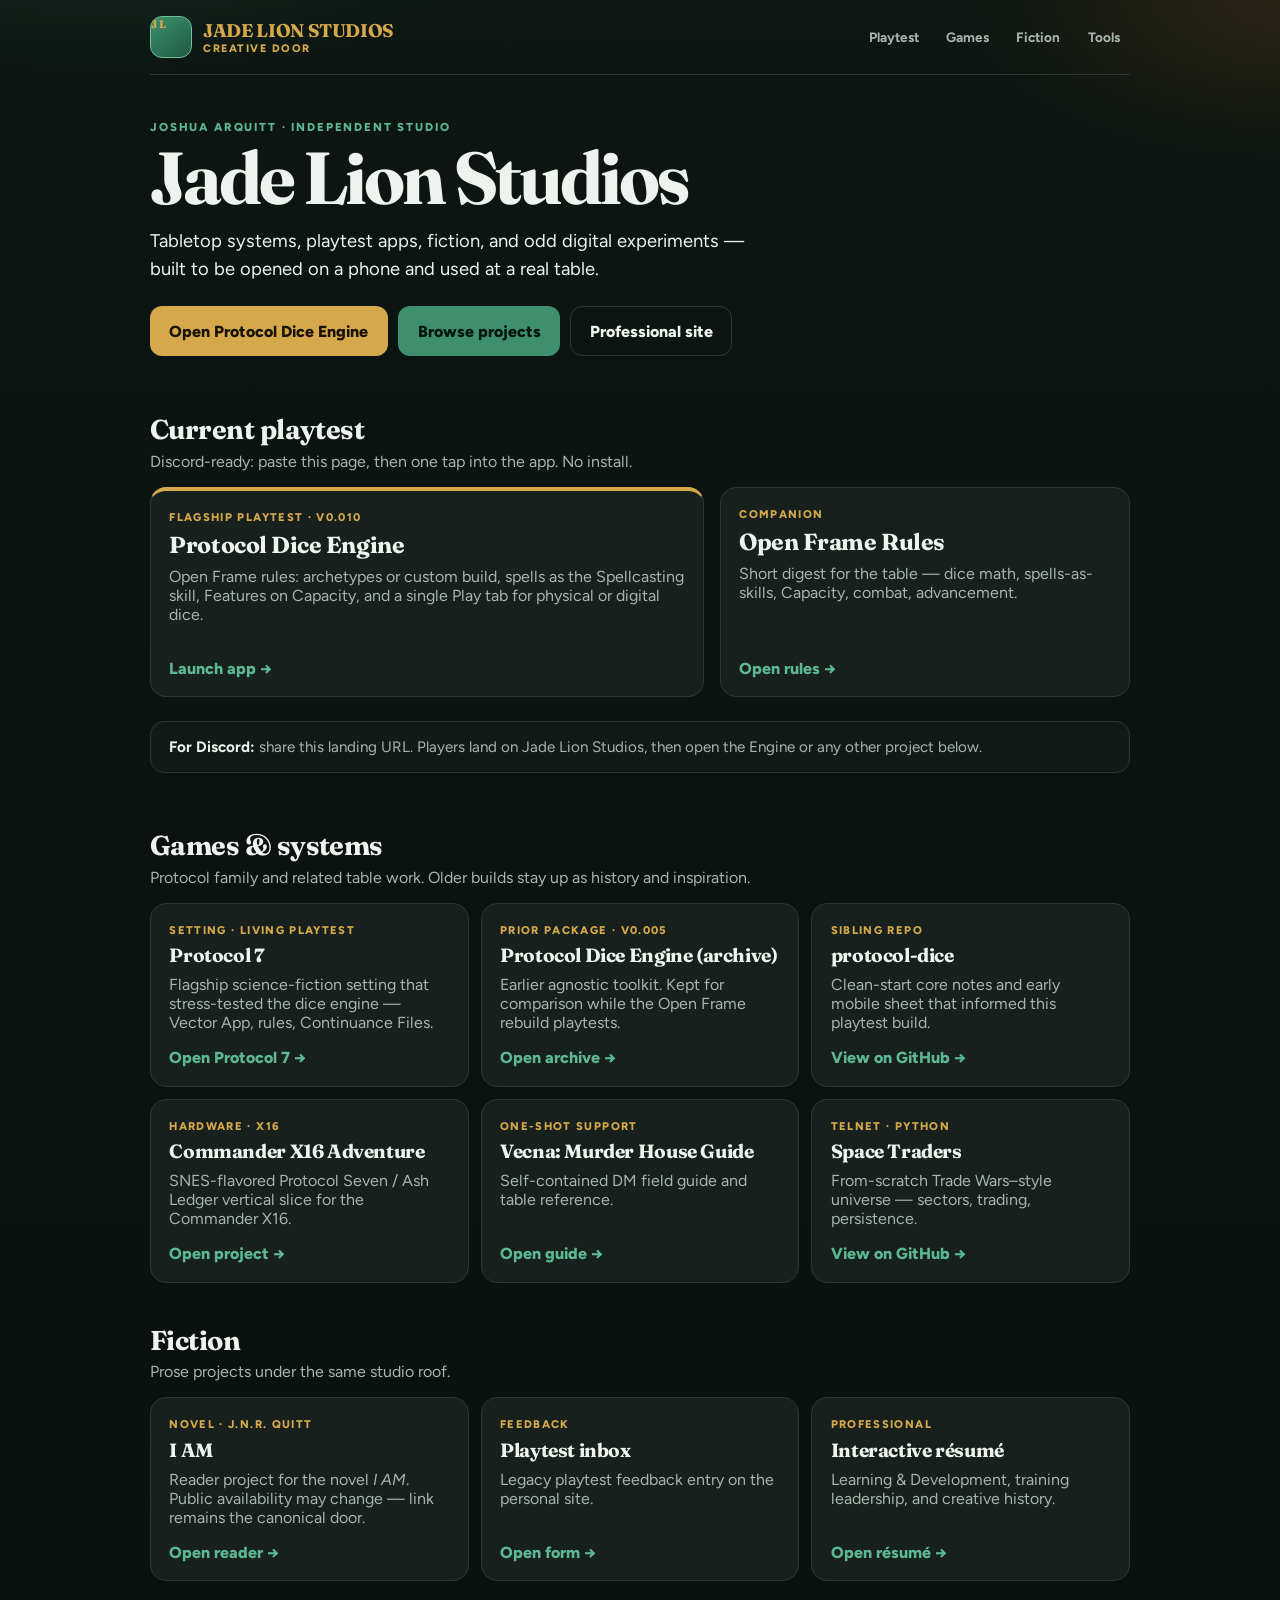
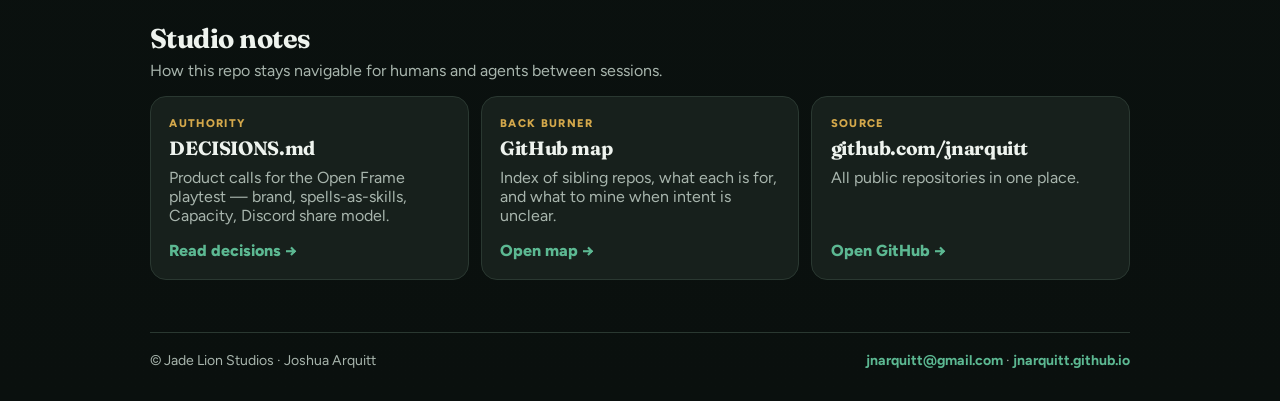
<file: index.html>
<!doctype html>
<html lang="en">
<head>
  <meta charset="utf-8">
  <meta name="viewport" content="width=device-width,initial-scale=1">
  <meta name="theme-color" content="#0b1210">
  <meta name="description" content="Jade Lion Studios — tabletop games, fiction, and playtest tools by Joshua Arquitt.">
  <meta property="og:title" content="Jade Lion Studios">
  <meta property="og:description" content="Creative projects, playtests, and tools. Paste this link for the studio door.">
  <meta property="og:type" content="website">
  <title>Jade Lion Studios</title>
  <link rel="preconnect" href="https://fonts.googleapis.com">
  <link rel="preconnect" href="https://fonts.gstatic.com" crossorigin>
  <link href="https://fonts.googleapis.com/css2?family=Fraunces:opsz,wght@9..144,650;9..144,700&family=Figtree:wght@400;600;700;800&display=swap" rel="stylesheet">
  <style>
    :root {
      --bg: #0b1210;
      --bg-elev: #121a17;
      --card: #17201c;
      --ink: #eef3ee;
      --muted: #a8b5ad;
      --jade: #3d8f6e;
      --jade-bright: #5cb892;
      --gold: #d4a84b;
      --line: #2a3831;
      --crimson: #b33a3a;
      --display: "Fraunces", Georgia, serif;
      --sans: "Figtree", sans-serif;
    }
    * { box-sizing: border-box; }
    html { scroll-behavior: smooth; }
    body {
      margin: 0;
      min-height: 100dvh;
      font-family: var(--sans);
      color: var(--ink);
      background:
        radial-gradient(900px 420px at 8% -8%, #1a3a2c 0%, transparent 55%),
        radial-gradient(700px 360px at 100% 0%, #2a2414 0%, transparent 45%),
        linear-gradient(180deg, #0d1612 0%, var(--bg) 40%, #0a100e 100%);
    }
    a { color: inherit; }
    .shell { width: min(980px, calc(100% - 2rem)); margin: 0 auto; }

    .top {
      display: flex; justify-content: space-between; align-items: center; gap: 1rem;
      padding: 1rem 0; border-bottom: 1px solid var(--line);
    }
    .mark {
      display: flex; align-items: center; gap: .7rem; text-decoration: none;
    }
    .mark-badge {
      width: 42px; height: 42px; border-radius: 12px;
      background: linear-gradient(145deg, var(--jade), #1f5a42);
      border: 1px solid #6fbf99;
      display: grid; place-items: center;
      font-family: var(--display); font-weight: 700; color: #eafff4; font-size: 1.15rem;
    }
    .mark strong { display: block; font-family: var(--display); font-size: 1.15rem; letter-spacing: -.02em; }
    .mark span { display: block; color: var(--gold); font-size: .68rem; font-weight: 800; letter-spacing: .14em; text-transform: uppercase; }
    .top nav { display: flex; gap: .4rem; flex-wrap: wrap; }
    .top nav a {
      text-decoration: none; font-weight: 700; font-size: .85rem; color: var(--muted);
      padding: .45rem .65rem; border-radius: 999px;
    }
    .top nav a:hover { color: var(--ink); background: #1a2620; }

    .hero { padding: 2.8rem 0 1.5rem; }
    .kicker {
      color: var(--jade-bright); font-weight: 800; letter-spacing: .16em;
      text-transform: uppercase; font-size: .72rem;
    }
    h1 {
      font-family: var(--display);
      font-size: clamp(2.8rem, 9vw, 4.6rem);
      line-height: .95; letter-spacing: -.04em;
      margin: .55rem 0 .9rem; max-width: 12ch;
    }
    .lead {
      font-size: 1.15rem; line-height: 1.55; color: var(--ink);
      max-width: 38rem; margin: 0 0 1.4rem;
    }
    .hero-actions { display: flex; flex-wrap: wrap; gap: .65rem; }
    .btn {
      display: inline-flex; align-items: center; justify-content: center;
      min-height: 50px; padding: .85rem 1.15rem; border-radius: 12px;
      text-decoration: none; font-weight: 800; border: 1px solid transparent;
    }
    .btn.primary { background: var(--jade); color: #04150e; }
    .btn.gold { background: var(--gold); color: #1a1205; }
    .btn.ghost { background: transparent; border-color: var(--line); color: var(--ink); }

    section { padding: 2rem 0 0.5rem; }
    .section-head { margin-bottom: 1rem; }
    .section-head h2 {
      font-family: var(--display); font-size: 1.7rem; margin: 0 0 .35rem; letter-spacing: -.02em;
    }
    .section-head p { margin: 0; color: var(--muted); max-width: 40rem; }

    .featured {
      display: grid; gap: 1rem;
      grid-template-columns: 1.35fr 1fr;
      margin-top: .5rem;
    }
    .project {
      display: flex; flex-direction: column;
      background: var(--card);
      border: 1px solid var(--line);
      border-radius: 16px;
      padding: 1.2rem 1.15rem 1.15rem;
      text-decoration: none;
      min-height: 210px;
      transition: border-color .15s, background .15s;
    }
    .project:hover { border-color: var(--jade-bright); background: #1b2822; }
    .project.featured-main { border-top: 4px solid var(--gold); }
    .project .label {
      color: var(--gold); font-size: .7rem; font-weight: 800;
      letter-spacing: .12em; text-transform: uppercase;
    }
    .project h3 {
      font-family: var(--display); font-size: 1.45rem; margin: .4rem 0 .5rem; letter-spacing: -.02em;
    }
    .project p { color: var(--muted); margin: 0 0 1rem; flex: 1; }
    .project .go { color: var(--jade-bright); font-weight: 800; }

    .grid {
      display: grid; gap: .75rem;
      grid-template-columns: repeat(3, 1fr);
    }
    .grid .project { min-height: 180px; }
    .grid .project h3 { font-size: 1.2rem; }

    .note {
      margin-top: 1.5rem; padding: 1rem 1.1rem;
      border: 1px solid var(--line); border-radius: 14px; background: var(--bg-elev);
      color: var(--muted); font-size: .95rem;
    }
    .note strong { color: var(--ink); }

    footer {
      margin: 2.75rem 0 2rem; padding-top: 1.2rem;
      border-top: 1px solid var(--line);
      color: var(--muted); font-size: .88rem;
      display: flex; flex-wrap: wrap; gap: .75rem 1.25rem; justify-content: space-between;
    }
    footer a { color: var(--jade-bright); font-weight: 700; text-decoration: none; }

    @media (max-width: 820px) {
      .featured, .grid { grid-template-columns: 1fr; }
      .top { flex-direction: column; align-items: flex-start; }
      h1 { max-width: none; }
      .btn { flex: 1 1 140px; }
    }
  </style>
</head>
<body>
  <div class="shell">
    <header class="top">
      <a class="mark" href="./" aria-label="Jade Lion Studios home">
        <span class="mark-badge" aria-hidden="true">JL</span>
        <span>
          <strong>Jade Lion Studios</strong>
          <span>Creative door</span>
        </span>
      </a>
      <nav aria-label="Sections">
        <a href="#playtest">Playtest</a>
        <a href="#games">Games</a>
        <a href="#fiction">Fiction</a>
        <a href="#tools">Tools</a>
      </nav>
    </header>

    <section class="hero">
      <div class="kicker">Joshua Arquitt · Independent studio</div>
      <h1>Jade Lion Studios</h1>
      <p class="lead">Tabletop systems, playtest apps, fiction, and odd digital experiments — built to be opened on a phone and used at a real table.</p>
      <div class="hero-actions">
        <a class="btn gold" href="app/">Open Protocol Dice Engine</a>
        <a class="btn primary" href="#games">Browse projects</a>
        <a class="btn ghost" href="https://jnarquitt.github.io/">Professional site</a>
      </div>
    </section>

    <section id="playtest">
      <div class="section-head">
        <h2>Current playtest</h2>
        <p>Discord-ready: paste this page, then one tap into the app. No install.</p>
      </div>
      <div class="featured">
        <a class="project featured-main" href="app/">
          <div class="label">Flagship playtest · v0.010</div>
          <h3>Protocol Dice Engine</h3>
          <p>Open Frame rules: archetypes or custom build, spells as the Spellcasting skill, Features on Capacity, and a single Play tab for physical or digital dice.</p>
          <span class="go">Launch app →</span>
        </a>
        <a class="project" href="rules/">
          <div class="label">Companion</div>
          <h3>Open Frame Rules</h3>
          <p>Short digest for the table — dice math, spells-as-skills, Capacity, combat, advancement.</p>
          <span class="go">Open rules →</span>
        </a>
      </div>
      <p class="note"><strong>For Discord:</strong> share this landing URL. Players land on Jade Lion Studios, then open the Engine or any other project below.</p>
    </section>

    <section id="games">
      <div class="section-head">
        <h2>Games &amp; systems</h2>
        <p>Protocol family and related table work. Older builds stay up as history and inspiration.</p>
      </div>
      <div class="grid">
        <a class="project" href="https://jnarquitt.github.io/protocol-7/">
          <div class="label">Setting · living playtest</div>
          <h3>Protocol 7</h3>
          <p>Flagship science-fiction setting that stress-tested the dice engine — Vector App, rules, Continuance Files.</p>
          <span class="go">Open Protocol 7 →</span>
        </a>
        <a class="project" href="archive/v0.005/">
          <div class="label">Prior package · v0.005</div>
          <h3>Protocol Dice Engine (archive)</h3>
          <p>Earlier agnostic toolkit. Kept for comparison while the Open Frame rebuild playtests.</p>
          <span class="go">Open archive →</span>
        </a>
        <a class="project" href="https://github.com/jnarquitt/protocol-dice">
          <div class="label">Sibling repo</div>
          <h3>protocol-dice</h3>
          <p>Clean-start core notes and early mobile sheet that informed this playtest build.</p>
          <span class="go">View on GitHub →</span>
        </a>
        <a class="project" href="https://jnarquitt.github.io/commander-x16-protocol-adventure/">
          <div class="label">Hardware · X16</div>
          <h3>Commander X16 Adventure</h3>
          <p>SNES-flavored Protocol Seven / Ash Ledger vertical slice for the Commander X16.</p>
          <span class="go">Open project →</span>
        </a>
        <a class="project" href="https://jnarquitt.github.io/vecna/">
          <div class="label">One-shot support</div>
          <h3>Vecna: Murder House Guide</h3>
          <p>Self-contained DM field guide and table reference.</p>
          <span class="go">Open guide →</span>
        </a>
        <a class="project" href="https://github.com/jnarquitt/space-traders">
          <div class="label">Telnet · Python</div>
          <h3>Space Traders</h3>
          <p>From-scratch Trade Wars–style universe — sectors, trading, persistence.</p>
          <span class="go">View on GitHub →</span>
        </a>
      </div>
    </section>

    <section id="fiction">
      <div class="section-head">
        <h2>Fiction</h2>
        <p>Prose projects under the same studio roof.</p>
      </div>
      <div class="grid">
        <a class="project" href="https://jnarquitt.github.io/i-am-reader/">
          <div class="label">Novel · J.N.R. Quitt</div>
          <h3>I AM</h3>
          <p>Reader project for the novel <em>I AM</em>. Public availability may change — link remains the canonical door.</p>
          <span class="go">Open reader →</span>
        </a>
        <a class="project" href="https://jnarquitt.github.io/playtest/">
          <div class="label">Feedback</div>
          <h3>Playtest inbox</h3>
          <p>Legacy playtest feedback entry on the personal site.</p>
          <span class="go">Open form →</span>
        </a>
        <a class="project" href="https://jnarquitt.github.io/resume/">
          <div class="label">Professional</div>
          <h3>Interactive résumé</h3>
          <p>Learning &amp; Development, training leadership, and creative history.</p>
          <span class="go">Open résumé →</span>
        </a>
      </div>
    </section>

    <section id="tools">
      <div class="section-head">
        <h2>Studio notes</h2>
        <p>How this repo stays navigable for humans and agents between sessions.</p>
      </div>
      <div class="grid">
        <a class="project" href="DECISIONS.md">
          <div class="label">Authority</div>
          <h3>DECISIONS.md</h3>
          <p>Product calls for the Open Frame playtest — brand, spells-as-skills, Capacity, Discord share model.</p>
          <span class="go">Read decisions →</span>
        </a>
        <a class="project" href="GITHUB_MAP.md">
          <div class="label">Back burner</div>
          <h3>GitHub map</h3>
          <p>Index of sibling repos, what each is for, and what to mine when intent is unclear.</p>
          <span class="go">Open map →</span>
        </a>
        <a class="project" href="https://github.com/jnarquitt">
          <div class="label">Source</div>
          <h3>github.com/jnarquitt</h3>
          <p>All public repositories in one place.</p>
          <span class="go">Open GitHub →</span>
        </a>
      </div>
    </section>

    <footer>
      <div>© Jade Lion Studios · Joshua Arquitt</div>
      <div>
        <a href="mailto:jnarquitt@gmail.com">jnarquitt@gmail.com</a>
        ·
        <a href="https://jnarquitt.github.io/">jnarquitt.github.io</a>
      </div>
    </footer>
  </div>
</body>
</html>
</file>
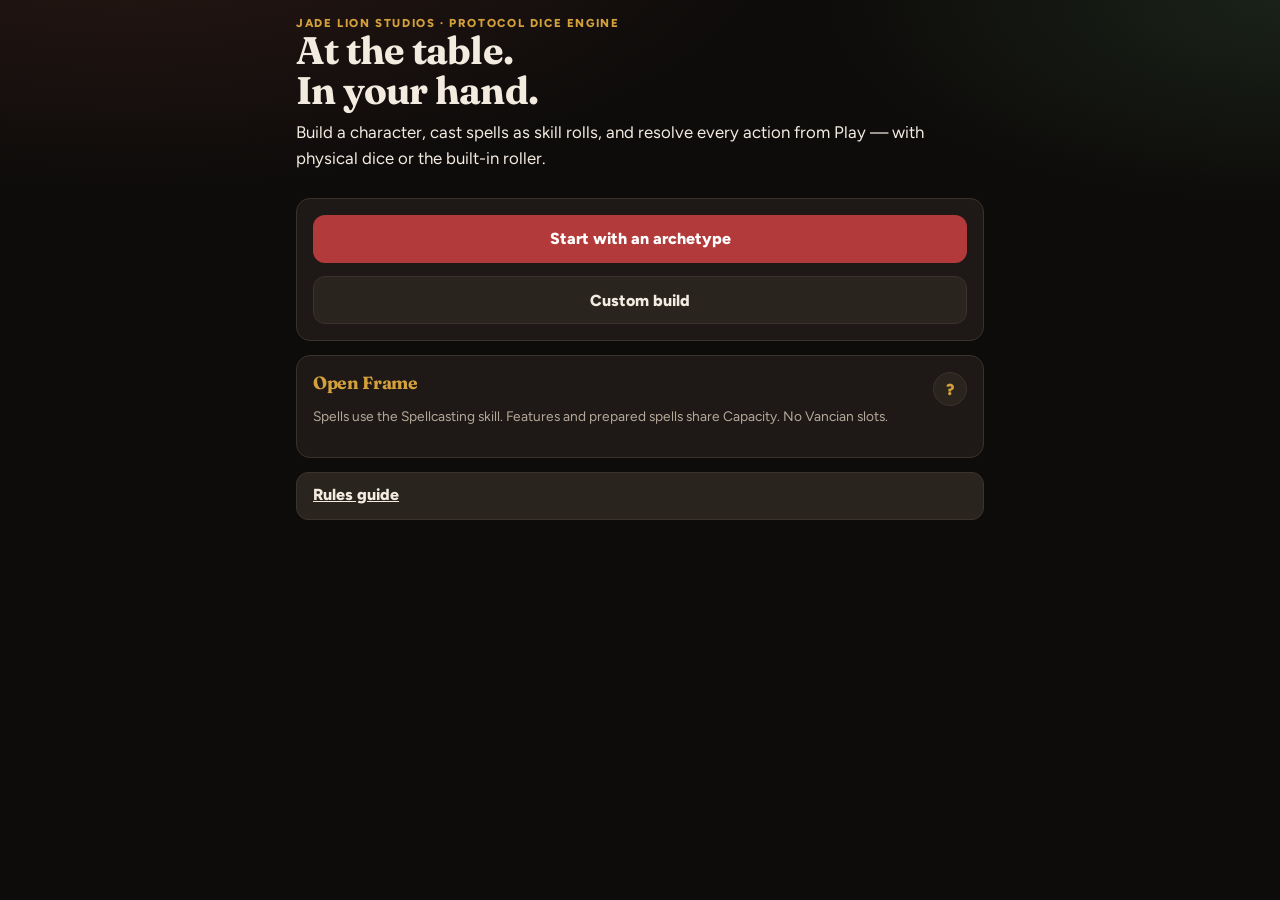
<file: app/index.html>
<!doctype html>
<html lang="en">
<head>
  <meta charset="utf-8">
  <meta name="viewport" content="width=device-width,initial-scale=1,viewport-fit=cover">
  <meta name="theme-color" content="#0e0c0b">
  <meta name="description" content="Protocol Dice Engine — phone-first character and play app for Open Frame playtests.">
  <meta property="og:title" content="Protocol Dice Engine App">
  <meta property="og:description" content="Archetypes, spells-as-skills, and Play — at the table.">
  <title>Jade Lion Studios — Protocol Dice Engine</title>
  <link rel="stylesheet" href="css/app.css">
</head>
<body>
  <div id="app" class="app" aria-live="polite">
    <div class="main"><p class="muted">Loading…</p></div>
  </div>
  <script src="js/engine.js"></script>
  <script src="js/data.js"></script>
  <script src="js/state.js"></script>
  <script src="js/app.js"></script>
</body>
</html>
</file>
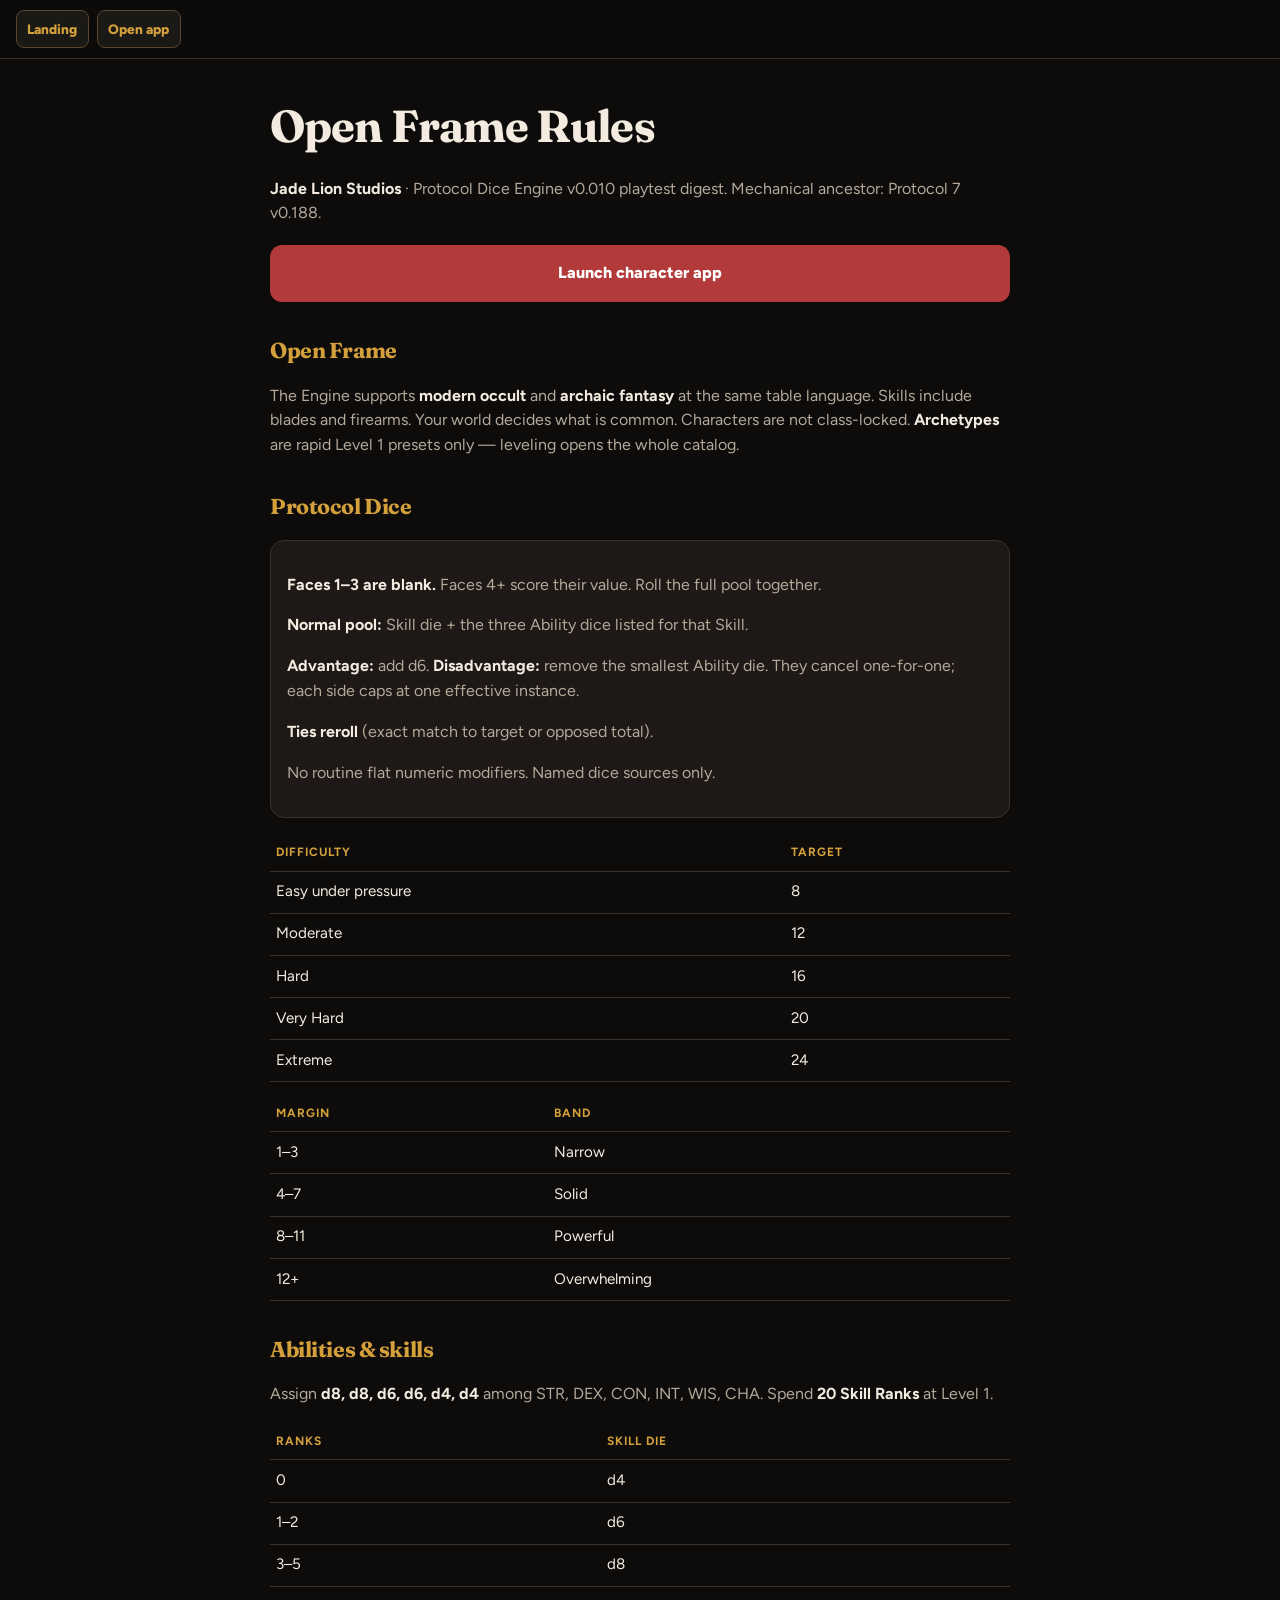
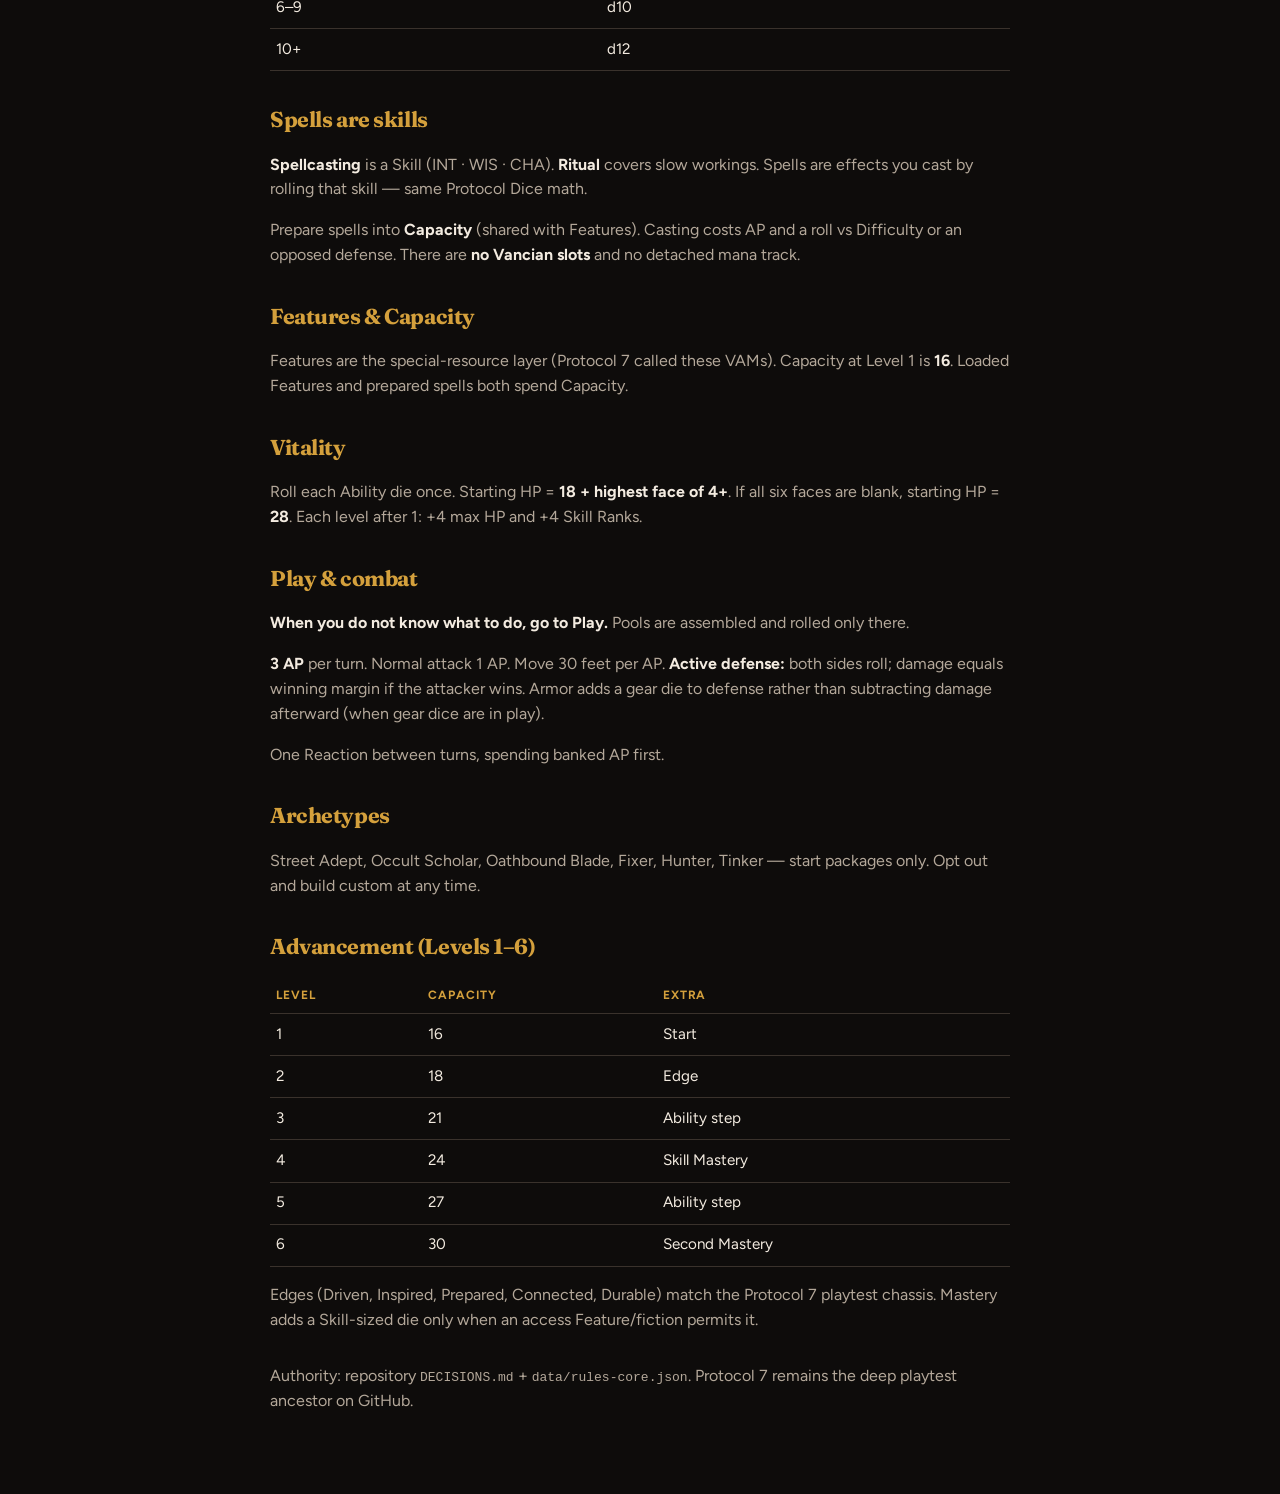
<file: rules/index.html>
<!doctype html>
<html lang="en">
<head>
  <meta charset="utf-8">
  <meta name="viewport" content="width=device-width,initial-scale=1">
  <meta name="theme-color" content="#0e0c0b">
  <title>Jade Lion Studios — Open Frame Rules</title>
  <link href="https://fonts.googleapis.com/css2?family=Fraunces:opsz,wght@9..144,700&family=Figtree:wght@400;600;700;800&display=swap" rel="stylesheet">
  <style>
    :root {
      --bg: #0e0c0b; --ink: #f3ebe0; --muted: #b4a89a; --gold: #d4a03c;
      --crimson: #b33a3a; --line: #3a322c; --card: #1e1916;
      --display: "Fraunces", Georgia, serif; --sans: "Figtree", sans-serif;
    }
    * { box-sizing: border-box; }
    body { margin: 0; font-family: var(--sans); background: var(--bg); color: var(--ink); line-height: 1.55; }
    .bar {
      position: sticky; top: 0; z-index: 5;
      display: flex; gap: .5rem; flex-wrap: wrap; align-items: center;
      padding: .65rem 1rem; background: rgba(14,12,11,.95); border-bottom: 1px solid var(--line);
    }
    .bar a {
      text-decoration: none; color: var(--gold); font-weight: 800; font-size: .85rem;
      padding: .45rem .65rem; border: 1px solid #5a4630; border-radius: 8px; background: #1b1916;
    }
    main { width: min(740px, calc(100% - 2rem)); margin: 0 auto; padding: 2rem 0 4rem; }
    h1, h2 { font-family: var(--display); letter-spacing: -.02em; }
    h1 { font-size: clamp(2rem, 7vw, 2.8rem); margin: 0 0 .6rem; }
    h2 { color: var(--gold); font-size: 1.35rem; margin: 2rem 0 .6rem; scroll-margin-top: 4rem; }
    p, li { color: var(--muted); }
    strong { color: var(--ink); }
    table { width: 100%; border-collapse: collapse; margin: .8rem 0; font-size: .95rem; }
    th, td { border-bottom: 1px solid var(--line); padding: .55rem .4rem; text-align: left; }
    th { color: var(--gold); font-size: .75rem; letter-spacing: .08em; text-transform: uppercase; }
    .card { background: var(--card); border: 1px solid var(--line); border-radius: 14px; padding: 1rem; margin: 1rem 0; }
    .cta {
      display: block; text-align: center; text-decoration: none; background: var(--crimson); color: #fff;
      font-weight: 800; padding: 1rem; border-radius: 12px; margin: 1.2rem 0;
    }
  </style>
</head>
<body>
  <nav class="bar">
    <a href="../">Landing</a>
    <a href="../app/">Open app</a>
  </nav>
  <main>
    <h1>Open Frame Rules</h1>
    <p><strong>Jade Lion Studios</strong> · Protocol Dice Engine v0.010 playtest digest. Mechanical ancestor: Protocol 7 v0.188.</p>
    <a class="cta" href="../app/">Launch character app</a>

    <h2 id="open-frame">Open Frame</h2>
    <p>The Engine supports <strong>modern occult</strong> and <strong>archaic fantasy</strong> at the same table language. Skills include blades and firearms. Your world decides what is common. Characters are not class-locked. <strong>Archetypes</strong> are rapid Level 1 presets only — leveling opens the whole catalog.</p>

    <h2 id="dice">Protocol Dice</h2>
    <div class="card">
      <p><strong>Faces 1–3 are blank.</strong> Faces 4+ score their value. Roll the full pool together.</p>
      <p><strong>Normal pool:</strong> Skill die + the three Ability dice listed for that Skill.</p>
      <p><strong>Advantage:</strong> add d6. <strong>Disadvantage:</strong> remove the smallest Ability die. They cancel one-for-one; each side caps at one effective instance.</p>
      <p><strong>Ties reroll</strong> (exact match to target or opposed total).</p>
      <p>No routine flat numeric modifiers. Named dice sources only.</p>
    </div>
    <table>
      <tr><th>Difficulty</th><th>Target</th></tr>
      <tr><td>Easy under pressure</td><td>8</td></tr>
      <tr><td>Moderate</td><td>12</td></tr>
      <tr><td>Hard</td><td>16</td></tr>
      <tr><td>Very Hard</td><td>20</td></tr>
      <tr><td>Extreme</td><td>24</td></tr>
    </table>
    <table>
      <tr><th>Margin</th><th>Band</th></tr>
      <tr><td>1–3</td><td>Narrow</td></tr>
      <tr><td>4–7</td><td>Solid</td></tr>
      <tr><td>8–11</td><td>Powerful</td></tr>
      <tr><td>12+</td><td>Overwhelming</td></tr>
    </table>

    <h2 id="abilities">Abilities & skills</h2>
    <p>Assign <strong>d8, d8, d6, d6, d4, d4</strong> among STR, DEX, CON, INT, WIS, CHA. Spend <strong>20 Skill Ranks</strong> at Level 1.</p>
    <table>
      <tr><th>Ranks</th><th>Skill die</th></tr>
      <tr><td>0</td><td>d4</td></tr>
      <tr><td>1–2</td><td>d6</td></tr>
      <tr><td>3–5</td><td>d8</td></tr>
      <tr><td>6–9</td><td>d10</td></tr>
      <tr><td>10+</td><td>d12</td></tr>
    </table>

    <h2 id="skills">Spells are skills</h2>
    <p><strong>Spellcasting</strong> is a Skill (INT · WIS · CHA). <strong>Ritual</strong> covers slow workings. Spells are effects you cast by rolling that skill — same Protocol Dice math.</p>
    <p>Prepare spells into <strong>Capacity</strong> (shared with Features). Casting costs AP and a roll vs Difficulty or an opposed defense. There are <strong>no Vancian slots</strong> and no detached mana track.</p>

    <h2 id="features">Features & Capacity</h2>
    <p>Features are the special-resource layer (Protocol 7 called these VAMs). Capacity at Level 1 is <strong>16</strong>. Loaded Features and prepared spells both spend Capacity.</p>

    <h2 id="vitality">Vitality</h2>
    <p>Roll each Ability die once. Starting HP = <strong>18 + highest face of 4+</strong>. If all six faces are blank, starting HP = <strong>28</strong>. Each level after 1: +4 max HP and +4 Skill Ranks.</p>

    <h2 id="play">Play & combat</h2>
    <p><strong>When you do not know what to do, go to Play.</strong> Pools are assembled and rolled only there.</p>
    <p><strong>3 AP</strong> per turn. Normal attack 1 AP. Move 30 feet per AP. <strong>Active defense:</strong> both sides roll; damage equals winning margin if the attacker wins. Armor adds a gear die to defense rather than subtracting damage afterward (when gear dice are in play).</p>
    <p>One Reaction between turns, spending banked AP first.</p>

    <h2 id="archetypes">Archetypes</h2>
    <p>Street Adept, Occult Scholar, Oathbound Blade, Fixer, Hunter, Tinker — start packages only. Opt out and build custom at any time.</p>

    <h2 id="advancement">Advancement (Levels 1–6)</h2>
    <table>
      <tr><th>Level</th><th>Capacity</th><th>Extra</th></tr>
      <tr><td>1</td><td>16</td><td>Start</td></tr>
      <tr><td>2</td><td>18</td><td>Edge</td></tr>
      <tr><td>3</td><td>21</td><td>Ability step</td></tr>
      <tr><td>4</td><td>24</td><td>Skill Mastery</td></tr>
      <tr><td>5</td><td>27</td><td>Ability step</td></tr>
      <tr><td>6</td><td>30</td><td>Second Mastery</td></tr>
    </table>
    <p>Edges (Driven, Inspired, Prepared, Connected, Durable) match the Protocol 7 playtest chassis. Mastery adds a Skill-sized die only when an access Feature/fiction permits it.</p>

    <p class="muted" style="margin-top:2rem">Authority: repository <code>DECISIONS.md</code> + <code>data/rules-core.json</code>. Protocol 7 remains the deep playtest ancestor on GitHub.</p>
  </main>
</body>
</html>
</file>
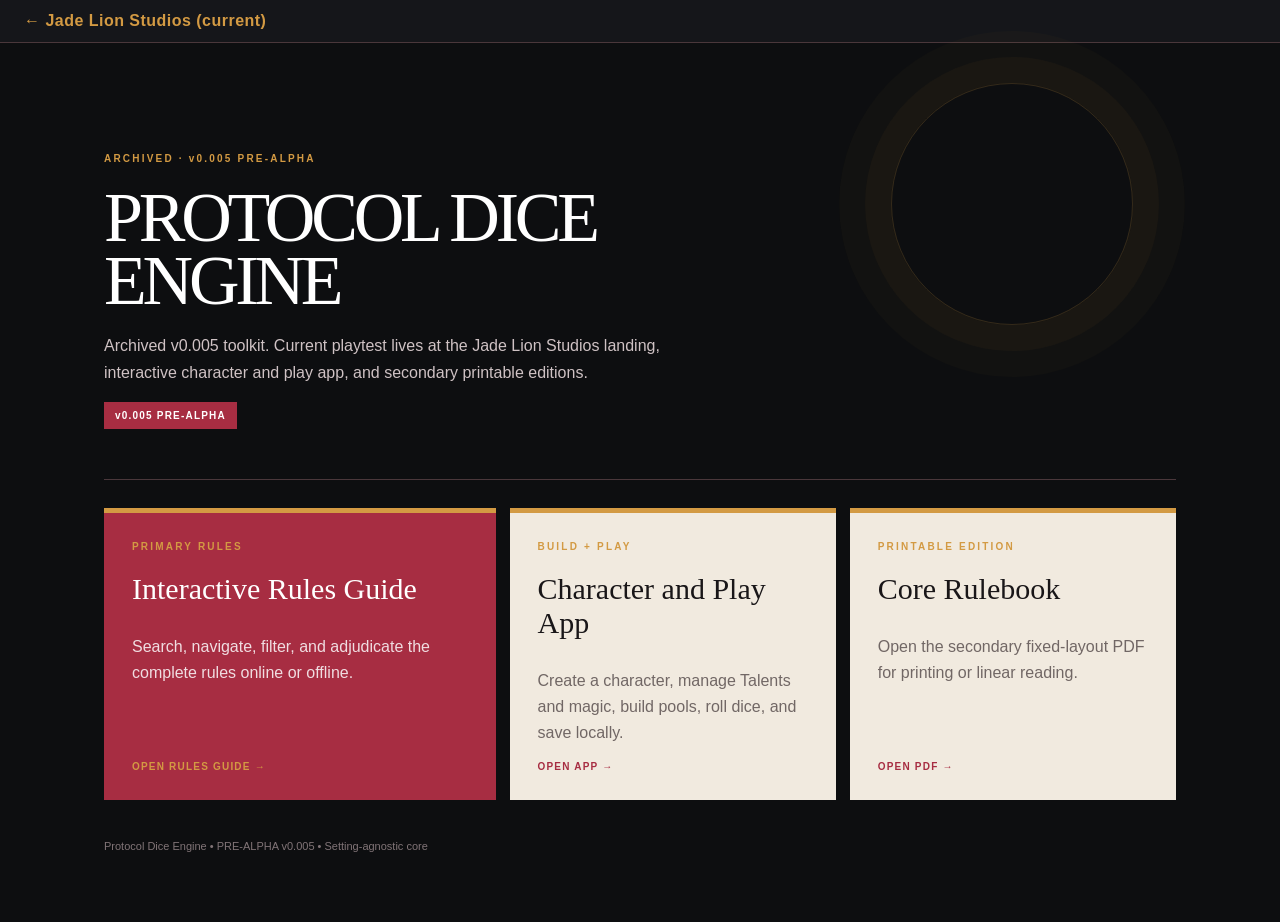
<file: archive/v0.005/index.html>
<!doctype html><html lang="en"><head><meta charset="utf-8"><meta name="viewport" content="width=device-width,initial-scale=1"><meta name="description" content="The official web home of the setting-agnostic Protocol Dice Engine."><meta name="theme-color" content="#0d0e10"><meta property="og:title" content="Protocol Dice Engine"><meta property="og:description" content="Any world. One protocol."><meta property="og:type" content="website"><meta property="og:image" content="./og.png"><meta name="twitter:card" content="summary_large_image"><meta name="twitter:title" content="Protocol Dice Engine"><meta name="twitter:description" content="Any world. One protocol."><meta name="twitter:image" content="./og.png"><title>Protocol Dice Engine — Playtest Resources</title><style>
:root{--ink:#191618;--night:#0d0e10;--red:#a72d42;--gold:#d39a43;--paper:#f1eadf;--line:#cbbdad}*{box-sizing:border-box}body{margin:0;background:var(--night);color:#fff;font-family:Arial,sans-serif;min-height:100vh}.personal-home{display:block;padding:12px 24px;background:#15161a;border-bottom:1px solid #4a373b;color:var(--gold);text-decoration:none;font-weight:900;letter-spacing:.03em}.personal-home:hover,.personal-home:focus{background:#1d1f24;color:#fff}main{max-width:1120px;margin:auto;padding:70px 24px}.hero{position:relative;border-bottom:1px solid #4a373b;padding:35px 0 50px}.hero:after{content:"";position:absolute;width:240px;height:240px;border:1px solid #d39a4333;border-radius:50%;right:4%;top:-30px;box-shadow:0 0 0 26px #d39a430a,0 0 0 52px #d39a4306}.eyebrow,.label{font-size:10px;letter-spacing:.22em;color:var(--gold);font-weight:900}.hero h1{font:70px/.9 Georgia,serif;letter-spacing:-.06em;margin:20px 0;max-width:700px}.hero p{color:#cfc2c4;max-width:620px;line-height:1.7}.version{display:inline-block;background:var(--red);padding:8px 11px;font-size:10px;font-weight:900;letter-spacing:.12em}.grid{display:grid;grid-template-columns:1.2fr 1fr 1fr;gap:14px;margin-top:28px}.card{color:var(--ink);background:var(--paper);padding:28px;text-decoration:none;min-height:260px;border-top:5px solid var(--gold);display:flex;flex-direction:column}.card.primary{background:var(--red);color:#fff;border-color:var(--gold)}.card h2{font:30px Georgia,serif;margin:20px 0 12px}.card p{line-height:1.6;color:#716765}.card.primary p{color:#f0dde1}.open{margin-top:auto;font-size:10px;font-weight:900;letter-spacing:.12em;color:var(--red)}.primary .open{color:var(--gold)}footer{margin-top:40px;color:#817477;font-size:11px}@media(max-width:760px){.personal-home{padding:11px 16px}main{padding:35px 16px}.hero h1{font-size:52px}.hero:after{display:none}.grid{grid-template-columns:1fr}.card{min-height:210px}}
</style></head><body><a class="personal-home" href="../../">← Jade Lion Studios (current)</a><main><section class="hero"><span class="eyebrow">ARCHIVED · v0.005 PRE-ALPHA</span><h1>PROTOCOL DICE ENGINE</h1><p>Archived v0.005 toolkit. Current playtest lives at the Jade Lion Studios landing, interactive character and play app, and secondary printable editions.</p><span class="version">v0.005 PRE-ALPHA</span></section><section class="grid"><a class="card primary" href="./rules.html"><span class="label">PRIMARY RULES</span><h2>Interactive Rules Guide</h2><p>Search, navigate, filter, and adjudicate the complete rules online or offline.</p><span class="open">OPEN RULES GUIDE →</span></a><a class="card" href="./app.html"><span class="label">BUILD + PLAY</span><h2>Character and Play App</h2><p>Create a character, manage Talents and magic, build pools, roll dice, and save locally.</p><span class="open">OPEN APP →</span></a><a class="card" href="./rulebook.html"><span class="label">PRINTABLE EDITION</span><h2>Core Rulebook</h2><p>Open the secondary fixed-layout PDF for printing or linear reading.</p><span class="open">OPEN PDF →</span></a></section><footer>Protocol Dice Engine • PRE-ALPHA v0.005 • Setting-agnostic core</footer></main></body></html>
</file>
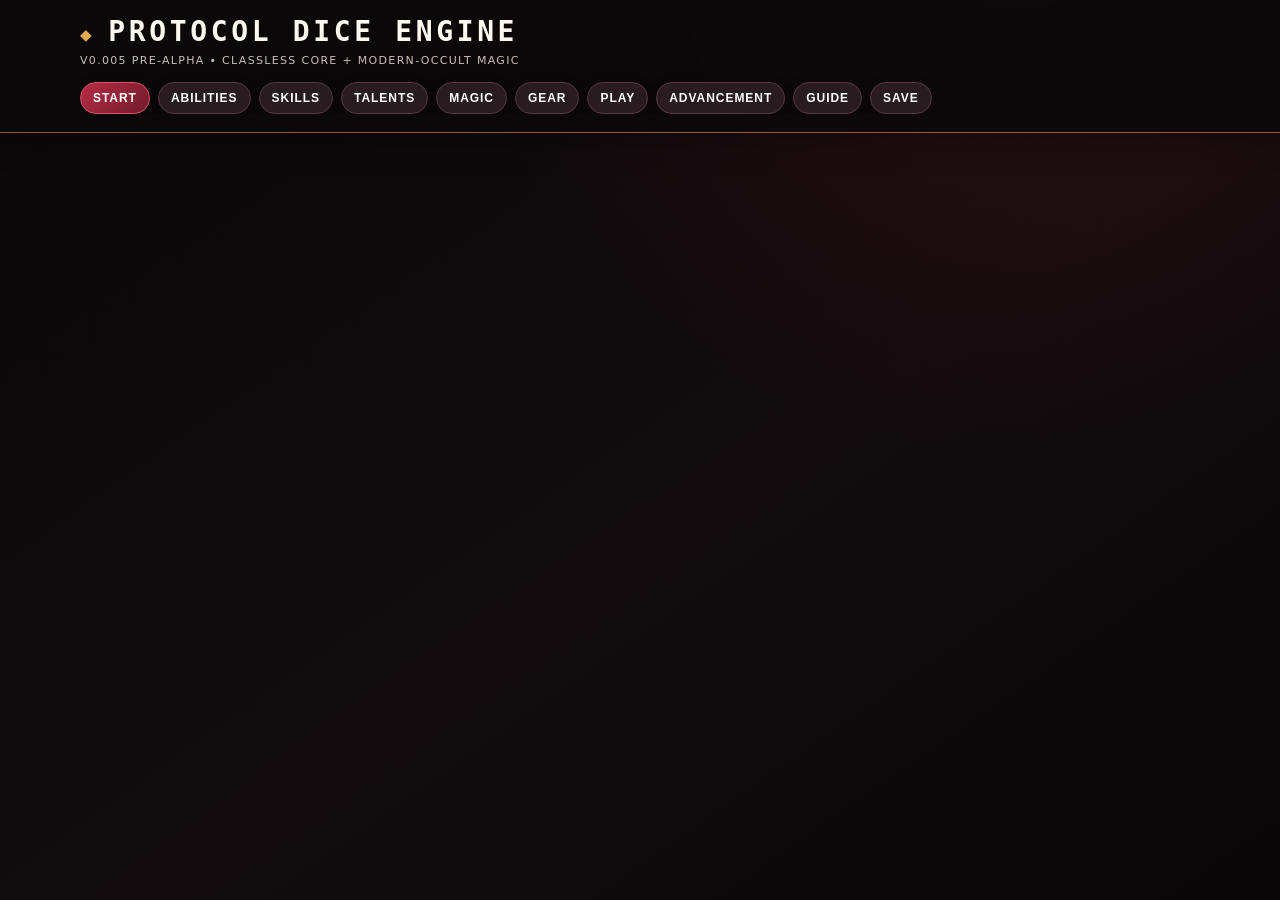
<file: Protocol_Dice_Engine_v0.005_Interactive_Character_and_Play_App.html>
<!doctype html><html lang="en"><head><meta charset="utf-8"><meta name="viewport" content="width=device-width,initial-scale=1"><title>Protocol Dice Engine v0.005</title><meta name="description" content="A self-contained character builder, play surface, and dice roller for the setting-agnostic Protocol Dice Engine."><meta name="theme-color" content="#120d0f"><style>
:root{--bg:#100d0e;--panel:#21191b;--panel2:#302326;--red:#a9273b;--gold:#d69a3a;--ink:#fff5eb;--muted:#cdbfb7;--line:#68434a}*{box-sizing:border-box}body{margin:0;background:var(--bg);color:var(--ink);font:17px/1.45 system-ui,sans-serif}header{position:sticky;top:0;background:#160f11;padding:12px 16px;border-bottom:3px solid var(--gold);z-index:3}h1{font-size:21px;margin:0;color:#fff}small,.muted{color:var(--muted)}nav{display:flex;gap:7px;overflow:auto;padding:9px 0 0}button,.btn{background:var(--panel2);color:#fff;border:1px solid var(--line);border-radius:9px;padding:10px 13px;font-weight:800}button.active,.primary{background:var(--red);border-color:#e24a62}main{max-width:900px;margin:auto;padding:15px}section{display:none}section.active{display:block}.card{background:var(--panel);border:1px solid var(--line);border-radius:12px;padding:14px;margin:10px 0}h2{color:var(--gold)}h3{color:#ffbd72;margin-bottom:6px}label{display:block;font-weight:800;margin:8px 0 3px}input,select,textarea{width:100%;background:#0d0b0c;color:#fff;border:1px solid #76545b;border-radius:8px;padding:11px;font-size:16px}.grid{display:grid;grid-template-columns:repeat(auto-fit,minmax(150px,1fr));gap:9px}.row{display:grid;grid-template-columns:1.2fr .8fr;gap:10px;align-items:center;padding:8px 0;border-bottom:1px solid #4b3439}.pill{display:inline-block;background:#4a3036;border:1px solid #7e555e;padding:4px 8px;border-radius:999px;margin:3px;font-size:13px}.pool{font-size:21px;font-weight:900;color:#ffd38f}.hp{font-size:26px;text-align:center}.tabs{display:flex;gap:6px;overflow:auto;margin-bottom:8px}.hidden{display:none}@media(max-width:520px){body{font-size:16px}main{padding:10px}}

/* v0.005 presentation layer */
:root{--bg:#0c090a;--panel:#1b1416;--panel2:#291c20;--red:#b52c42;--red2:#711b2b;--gold:#e0aa52;--gold2:#8b6026;--ink:#fff8ee;--muted:#cbbeb7;--line:#58373e;--shadow:0 18px 55px rgba(0,0,0,.34)}
html{scroll-behavior:smooth}body{min-height:100vh;background:radial-gradient(circle at 78% -10%,rgba(160,35,57,.18),transparent 34rem),linear-gradient(145deg,#0a0809,#120c0e 56%,#090708);letter-spacing:.01em}
body:before{content:"";position:fixed;inset:0;pointer-events:none;opacity:.2;background-image:linear-gradient(rgba(224,170,82,.045) 1px,transparent 1px),linear-gradient(90deg,rgba(224,170,82,.045) 1px,transparent 1px);background-size:44px 44px;mask-image:linear-gradient(to bottom,#000,transparent 72%)}
header{padding:18px max(18px,calc((100vw - 1120px)/2));background:rgba(13,9,10,.92);backdrop-filter:blur(15px);border-bottom:1px solid var(--gold2);box-shadow:0 8px 30px rgba(0,0,0,.28)}
header h1{font:900 clamp(20px,3vw,28px)/1 ui-monospace,SFMono-Regular,Menlo,monospace;letter-spacing:.13em;color:var(--ink)}
header h1:before{content:"◆";color:var(--gold);font-size:.7em;margin-right:.65em}header small{display:block;margin:7px 0 0;text-transform:uppercase;letter-spacing:.12em;font-size:11px}
nav{gap:8px;padding-top:14px;scrollbar-width:thin}nav button{white-space:nowrap;padding:8px 12px;border-radius:999px;font-size:12px;text-transform:uppercase;letter-spacing:.08em}
main{position:relative;max-width:1120px;padding:30px 20px 80px}section>h2{margin:0 0 6px;font:900 clamp(28px,6vw,50px)/1.05 ui-monospace,SFMono-Regular,Menlo,monospace;letter-spacing:-.04em;color:var(--ink)}section>h2:after{content:"";display:block;width:72px;height:3px;margin-top:14px;background:linear-gradient(90deg,var(--red),var(--gold))}
.card{background:linear-gradient(145deg,rgba(35,25,28,.97),rgba(24,17,19,.98));border:1px solid rgba(224,170,82,.2);border-radius:18px;padding:clamp(16px,2.4vw,24px);margin:16px 0;box-shadow:var(--shadow)}
.card .card{box-shadow:none;background:#120d0f;border-color:var(--line)}h3{font:850 19px/1.25 ui-monospace,SFMono-Regular,Menlo,monospace;color:#f1bd69}p{max-width:78ch}.pool{font:850 clamp(18px,4vw,27px)/1.3 ui-monospace,SFMono-Regular,Menlo,monospace;color:#ffd68d}
button,.btn{cursor:pointer;transition:transform .16s ease,border-color .16s ease,background .16s ease;box-shadow:0 4px 14px rgba(0,0,0,.18)}button:hover,.btn:hover{transform:translateY(-1px);border-color:var(--gold)}button:focus-visible,.btn:focus-visible,input:focus-visible,select:focus-visible,textarea:focus-visible{outline:3px solid rgba(224,170,82,.42);outline-offset:2px}
button.active,.primary{background:linear-gradient(135deg,var(--red),var(--red2));border-color:#d95166;color:#fff}.btn{text-decoration:none;display:inline-flex;align-items:center;justify-content:center;margin-top:6px}
input,select,textarea{background:#0e0a0b;border-color:#644049;border-radius:11px;padding:12px 13px}input:hover,select:hover,textarea:hover{border-color:#8a5b65}.grid{gap:14px}.row{grid-template-columns:minmax(0,1.4fr) minmax(130px,.6fr);padding:12px 0;border-color:#3b292d}.row input{margin-bottom:5px}.pill{background:rgba(181,44,66,.16);border-color:rgba(224,170,82,.28);color:#f5d6a3;font-size:11px;font-weight:800;text-transform:uppercase;letter-spacing:.07em}
#start .card:first-of-type{border-top:3px solid var(--red)}#start .card:nth-of-type(2){border-top:3px solid var(--gold)}#result:empty{display:none}.hp input{text-align:center;font-weight:900;font-size:24px}.muted,small{line-height:1.4}
@media(min-width:820px){section.active{animation:rise .22s ease-out}@keyframes rise{from{opacity:0;transform:translateY(8px)}to{opacity:1;transform:none}}}
@media(max-width:640px){header{padding:14px 12px}main{padding:22px 11px 60px}.card{border-radius:14px}.row{grid-template-columns:1fr}.row>div:last-child{display:grid;grid-template-columns:1fr auto;align-items:center;gap:10px}section>h2{font-size:32px}}
@media(prefers-reduced-motion:reduce){*{scroll-behavior:auto!important;transition:none!important;animation:none!important}}
</style></head><body><header><h1>PROTOCOL DICE ENGINE</h1><small>v0.005 PRE-ALPHA • Classless core + modern-occult magic</small><nav id="nav"></nav></header><main>
<section id="start"><h2>Start</h2><div class="card"><label>Character name</label><input id="charName"><label>Concept</label><textarea id="concept" rows="3"></textarea></div><div class="card"><h3>Core Roll</h3><div class="pool">3 Ability dice + Skill die + normally 1 Edge Die</div><p>Results 1–3 are blank. Every 4+ scores face value.</p><p>DC 8 Easy • 12 Moderate • 16 Hard • 20 Very hard • 24+ Extreme</p></div></section>
<section id="abilities"><h2>Abilities</h2><p>Assign d8, d8, d6, d6, d4, d4.</p><div id="abilityGrid" class="grid"></div></section>
<section id="skills"><h2>Skills</h2><div class="tabs" id="skillTabs"></div><div id="skillList" class="card"></div></section>
<section id="talents"><h2>Talents</h2><div class="card"><p><b>Choose three starting Talents.</b> Talents are standalone; they are not a class tree.</p><p>Declare a Talent at its listed Trigger, pay its Cost immediately, and apply only its stated Effect. Ordinary Edge Dice do not stack. Talents cannot retroactively create access, targets, knowledge, perception, consent, or physical possibility.</p><label>Find a Talent</label><input id="talentSearch" placeholder="Name, field, trigger, or rule"></div><div id="talentList"></div></section>
<section id="magic"><h2>Magic</h2><div class="card"><p>Magic uses Practice Skills and the normal core roll. Immediate magic acts within a scene; Ritual magic extends scale, duration, reach, or precision; Downtime magic creates durable preparations.</p><label>Magical origin / access</label><textarea id="magicOrigin" rows="3"></textarea><label>Implement</label><input id="implement"></div><div id="workingList"></div></section>
<section id="gear"><h2>Gear & Edges</h2><div class="card"><p>The single strongest relevant source normally provides the fifth Edge Die. Ordinary Edge Dice do not stack.</p><label>Equipment</label><textarea id="equipment" rows="10"></textarea></div></section>
<section id="play"><h2>Play</h2><div class="grid"><div class="card hp"><b>HP</b><br><input id="hp" type="number" value="18"> / 18</div><div class="card hp"><b>AP</b><br><input id="ap" type="number" value="3"> / 3</div></div><div class="card"><h3>Pool Builder</h3><label>Skill</label><select id="poolSkill"></select><label>Edge Die</label><select id="edge"><option>None</option><option>d4</option><option>d6</option><option>d8</option><option>d10</option><option>d12</option></select><div id="pool" class="pool"></div><button class="primary" onclick="rollPool()">Roll Protocol Dice</button><div id="result" class="card"></div></div></section>
<section id="advancement"><h2>Advancement</h2><div class="card"><p>Each Advancement Award grants <b>2 Skill Ranks</b>. Every third Award also grants <b>1 Talent</b>.</p><label>Advancement Awards received</label><input id="advancementAwards" type="number" min="0" value="0"><div id="advancementSummary" class="card"></div><p>A Talent cannot be selected twice unless it says it is repeatable. Explain how each new Talent was trained, awakened, researched, inherited, acquired, or revealed.</p></div></section>
<section id="guide"><h2>Rules Guide</h2><div class="card"><p>Open the searchable, tabbed, mobile-friendly rules guide.</p><a class="btn primary" href="Protocol_Dice_Engine_v0.005_Interactive_Rules_Guide.html" target="_blank">Open Interactive Rules Guide</a></div></section>
<section id="save"><h2>Save</h2><div class="card"><button class="primary" onclick="saveAll()">Save in Browser</button> <button onclick="exportData()">Download Character</button><label>Import character file</label><input id="importFile" type="file" accept="application/json" onchange="importData(this.files[0])"><p id="saveMsg"></p></div></section>
</main><script>
const SKILLS=[{"name": "Athletics", "abilities": "STR / STR / CON", "uses": "Climbing, swimming, lifting, endurance", "category": "General", "rank": 0}, {"name": "Acrobatics", "abilities": "DEX / DEX / STR", "uses": "Balance, tumbling, agile movement", "category": "General", "rank": 0}, {"name": "Stealth", "abilities": "DEX / DEX / WIS", "uses": "Hiding, shadowing, quiet movement", "category": "General", "rank": 0}, {"name": "Perception", "abilities": "WIS / WIS / INT", "uses": "Notice details, detect danger, surveillance", "category": "General", "rank": 0}, {"name": "Investigation", "abilities": "INT / INT / WIS", "uses": "Research, evidence, deduction", "category": "General", "rank": 0}, {"name": "Survival", "abilities": "WIS / CON / INT", "uses": "Navigation, tracking, fieldcraft", "category": "General", "rank": 0}, {"name": "Medicine", "abilities": "INT / WIS / DEX", "uses": "Treatment and stabilization", "category": "General", "rank": 0}, {"name": "Science", "abilities": "INT / INT / WIS", "uses": "Experimentation and analysis", "category": "General", "rank": 0}, {"name": "Engineering", "abilities": "INT / INT / DEX", "uses": "Repair, design, improvisation", "category": "General", "rank": 0}, {"name": "Computing", "abilities": "INT / INT / WIS", "uses": "Software, electronics, data", "category": "General", "rank": 0}, {"name": "Security", "abilities": "DEX / INT / WIS", "uses": "Locks, alarms, bypasses", "category": "General", "rank": 0}, {"name": "Tradecraft", "abilities": "WIS / INT / CHA", "uses": "Covert work and surveillance", "category": "General", "rank": 0}, {"name": "History", "abilities": "INT / INT / WIS", "uses": "Records, context, institutions", "category": "General", "rank": 0}, {"name": "Culture", "abilities": "INT / WIS / CHA", "uses": "Etiquette, communities, customs", "category": "General", "rank": 0}, {"name": "Linguistics", "abilities": "INT / INT / CHA", "uses": "Languages, codes, translation", "category": "General", "rank": 0}, {"name": "Influence", "abilities": "CHA / CHA / WIS", "uses": "Persuasion and negotiation", "category": "General", "rank": 0}, {"name": "Deception", "abilities": "CHA / CHA / INT", "uses": "Lies, disguise, misdirection", "category": "General", "rank": 0}, {"name": "Leadership", "abilities": "CHA / WIS / CON", "uses": "Command and coordination", "category": "General", "rank": 0}, {"name": "Driving", "abilities": "DEX / WIS / INT", "uses": "Ground vehicles", "category": "General", "rank": 0}, {"name": "Piloting", "abilities": "DEX / INT / WIS", "uses": "Aircraft and unusual vehicles", "category": "General", "rank": 0}, {"name": "Initiative", "abilities": "DEX / DEX / WIS", "uses": "Act quickly when conflict begins", "category": "General", "rank": 0}, {"name": "Unarmed", "abilities": "STR / DEX / CON", "uses": "Strikes and close control", "category": "Combat", "rank": 0}, {"name": "Light Melee", "abilities": "DEX / DEX / STR", "uses": "Knives, batons, compact weapons", "category": "Combat", "rank": 0}, {"name": "Heavy Melee", "abilities": "STR / STR / CON", "uses": "Axes, clubs, heavy weapons", "category": "Combat", "rank": 0}, {"name": "Sidearms", "abilities": "DEX / DEX / WIS", "uses": "Pistols and similar weapons", "category": "Combat", "rank": 0}, {"name": "Longarms", "abilities": "DEX / WIS / CON", "uses": "Rifles and carbines", "category": "Combat", "rank": 0}, {"name": "Shotguns", "abilities": "DEX / CON / WIS", "uses": "Close-range shoulder weapons", "category": "Combat", "rank": 0}, {"name": "Automatic Weapons", "abilities": "DEX / CON / STR", "uses": "Automatic fire and suppression", "category": "Combat", "rank": 0}, {"name": "Precision Weapons", "abilities": "DEX / DEX / WIS", "uses": "Long-range deliberate fire", "category": "Combat", "rank": 0}, {"name": "Heavy Weapons", "abilities": "STR / DEX / CON", "uses": "Launchers and crew-served weapons", "category": "Combat", "rank": 0}, {"name": "Thrown Weapons", "abilities": "DEX / STR / WIS", "uses": "Thrown weapons and charges", "category": "Combat", "rank": 0}, {"name": "Improvised Weapons", "abilities": "STR / DEX / INT", "uses": "Ordinary objects used as weapons", "category": "Combat", "rank": 0}, {"name": "Grappling", "abilities": "STR / STR / CON", "uses": "Grab, hold, restrain, shove", "category": "Combat", "rank": 0}, {"name": "Disarming", "abilities": "DEX / STR / INT", "uses": "Remove or redirect held objects", "category": "Combat", "rank": 0}, {"name": "Tactics", "abilities": "INT / WIS / CHA", "uses": "Positioning and coordination", "category": "Combat", "rank": 0}, {"name": "Dodge", "abilities": "DEX / DEX / WIS", "uses": "Avoid aimed attacks", "category": "Defense", "rank": 0}, {"name": "Reflex", "abilities": "DEX / WIS / CON", "uses": "Explosions, traps, sudden areas", "category": "Defense", "rank": 0}, {"name": "Fortitude", "abilities": "CON / CON / STR", "uses": "Toxins, exhaustion, bodily shock", "category": "Defense", "rank": 0}, {"name": "Will", "abilities": "WIS / WIS / CHA", "uses": "Fear, coercion, supernatural pressure", "category": "Defense", "rank": 0}, {"name": "Recovery", "abilities": "CON / WIS / CON", "uses": "Stabilizing and recovery", "category": "Defense", "rank": 0}, {"name": "Evocation", "abilities": "WIS / CHA / CON", "uses": "Project force, energy, motion, or elements", "category": "Magic", "rank": 0}, {"name": "Enchantment", "abilities": "CHA / WIS / INT", "uses": "Influence emotion, attention, and intention", "category": "Magic", "rank": 0}, {"name": "Illusion", "abilities": "INT / CHA / WIS", "uses": "Alter perception and apparent reality", "category": "Magic", "rank": 0}, {"name": "Restoration", "abilities": "WIS / INT / CON", "uses": "Repair living patterns and purge afflictions", "category": "Magic", "rank": 0}, {"name": "Divination", "abilities": "WIS / INT / CHA", "uses": "Reveal hidden patterns, traces, and possibilities", "category": "Magic", "rank": 0}, {"name": "Warding", "abilities": "INT / WIS / CON", "uses": "Create boundaries, protections, and seals", "category": "Magic", "rank": 0}, {"name": "Transformation", "abilities": "CON / INT / WIS", "uses": "Alter bodies, substances, and forms", "category": "Magic", "rank": 0}, {"name": "Summoning", "abilities": "CHA / INT / WIS", "uses": "Call, negotiate with, and bind entities", "category": "Magic", "rank": 0}, {"name": "Spirit", "abilities": "WIS / CHA / CON", "uses": "Perceive and interact with spirits and echoes", "category": "Magic", "rank": 0}, {"name": "Alchemy", "abilities": "INT / WIS / DEX", "uses": "Prepare magical compounds and reactions", "category": "Magic", "rank": 0}, {"name": "Artifice", "abilities": "INT / DEX / WIS", "uses": "Create and repair enchanted objects", "category": "Magic", "rank": 0}, {"name": "Necromancy", "abilities": "WIS / INT / CON", "uses": "Work with death, remains, and lingering identity", "category": "Magic", "rank": 0}], TALENTS=[{"name": "Quick to Act", "field": "Mobility", "effect": "Add a d6 Edge Die to Initiative. This does not stack with another Edge Die; use the largest.", "type": "Passive", "requirement": "None.", "trigger": "You assemble an Initiative pool, before rolling.", "cost": "None.", "edge_die": "Provides a d6 Edge Die to Initiative; use it only if it is the largest applicable Edge Die.", "duration": "That Initiative roll.", "frequency": "Every time Initiative is rolled.", "limits": "Does not add a sixth die, stack with gear or another Edge Die, or apply to later actions in the conflict.", "example": "You have no useful gear for reacting to an ambush, so Quick to Act supplies the fifth die.", "not_permitted": "It does not grant an extra turn, AP, Reaction, or automatic first place."}, {"name": "Danger Sense", "field": "Awareness", "effect": "Add a d6 Edge Die when detecting an immediate ambush, trap, or physical threat.", "type": "Passive", "requirement": "You must be conscious and capable of perceiving the surrounding area.", "trigger": "You assemble a pool to detect an immediate ambush, trap, or physical threat, before rolling.", "cost": "None.", "edge_die": "Provides a d6 Edge Die; use only the largest applicable Edge Die.", "duration": "That detection roll.", "frequency": "Once for each distinct threat the GM permits a roll to detect.", "limits": "Applies to immediate danger, not general Investigation, motives, remote surveillance, or threats already fully known.", "example": "Danger Sense adds d6 when you have a chance to notice a concealed attacker about to strike.", "not_permitted": "It does not reveal the identity, exact location, plan, or statistics of a threat without a successful roll and supporting fiction."}, {"name": "Bodyguard", "field": "Defense", "effect": "When an adjacent ally is attacked, use your Reaction to become the target and move the ally behind you before defense is rolled.", "type": "Reaction", "requirement": "You must perceive the attack, be adjacent to the ally, and be a legal target.", "trigger": "An adjacent ally is selected as the target of an attack, before the attack pool is rolled.", "cost": "Your Reaction; pay any AP required by the normal Reaction rules.", "edge_die": "None.", "duration": "Immediate.", "frequency": "Once per available Reaction.", "limits": "Move the ally no more than 5 feet to the nearest legal position beside or behind you. Cannot affect area effects, attacks already rolled, or effects that cannot target you.", "example": "A gunman targets the investigator beside you; you exchange positions and defend against the shot.", "not_permitted": "It cannot teleport you, protect several allies from one explosion, or redirect an attack after its result is known."}, {"name": "Counterattack", "field": "Combat", "effect": "After winning a close defense, spend your Reaction and 4 margin to make an immediate basic attack against the attacker.", "type": "Reaction", "requirement": "You must be able to make a legal close attack against the attacker.", "trigger": "After you win a close defense and before the attacker's action is fully resolved.", "cost": "Your Reaction and 4 points of winning margin from that defense.", "edge_die": "The granted attack uses its normal pool and at most one ordinary Edge Die.", "duration": "Immediate.", "frequency": "Once per available Reaction and no more than once per triggering attack.", "limits": "Spending margin cannot reduce the defense below a win. The counterattack is a normal attack and can be defended against.", "example": "You win a knife defense by 7, spend 4 margin, and immediately make one Unarmed attack.", "not_permitted": "It does not make the counterattack automatic, free from defense, or capable of triggering itself."}, {"name": "Driving Blow", "field": "Combat", "effect": "Before a close attack, give up your Reaction until your next turn. On a hit, spend margin to force movement, break protection, or knock the target down.", "type": "Attack modifier", "requirement": "A legal close attack.", "trigger": "Declare before assembling or rolling the attack pool.", "cost": "You cannot use a Reaction until the beginning of your next turn.", "edge_die": "None unless another valid source provides the attack's one Edge Die.", "duration": "Through the attack; the Reaction restriction lasts until your next turn.", "frequency": "Once per close attack, but its Reaction cost cannot be paid again while already unavailable.", "limits": "On a hit, spend winning margin on damage or stated physical effects; the same margin cannot be spent twice. The GM sets costs based on scale.", "example": "You give up your Reaction, hit by 6, deal 2 damage and spend 4 margin to knock the target down.", "not_permitted": "It cannot create extra margin, affect an impossible target, or preserve a Reaction through another rule unless that rule explicitly overrides this cost."}, {"name": "Unarmed Specialist", "field": "Combat", "effect": "Your trained body counts as appropriate d6 equipment for unarmed attacks and defenses where physical technique matters.", "type": "Passive", "requirement": "Training appropriate to the character's unarmed method.", "trigger": "You assemble an Unarmed attack or defense pool where physical technique is relevant.", "cost": "None.", "edge_die": "Your trained body counts as d6 equipment and can provide the one Edge Die.", "duration": "That roll.", "frequency": "Whenever the trigger applies.", "limits": "Does not stack with another Edge Die and does not make your body a tool for unrelated Skills.", "example": "While disarmed, you still add d6 as the Edge Die to an Unarmed strike.", "not_permitted": "It does not make unarmed attacks silent, ranged, harmless, concealable from witnesses, or automatically legal in the fiction."}, {"name": "Field Medic", "field": "Medicine", "effect": "Stabilize an adjacent dying character for 2 AP without rolling when immediate danger does not interfere. Under pressure, Medicine determines additional treatment.", "type": "Action permission", "requirement": "Access to the patient and a plausible method of treatment.", "trigger": "You attempt to stabilize a dying adjacent living character.", "cost": "2 AP in action time.", "edge_die": "None by itself; appropriate medical gear may provide the one Edge Die when a roll is required.", "duration": "Immediate stabilization; additional treatment follows the Medicine result.", "frequency": "Once per treatment attempt; repeat attempts require a changed approach or situation.", "limits": "No roll is required only when immediate danger does not interfere. Under pressure, roll Medicine. It does not restore HP unless another rule says so.", "example": "Behind secure cover, you stabilize an ally for 2 AP; under fire, you roll Medicine instead.", "not_permitted": "It cannot stabilize at range, treat the dead, ignore inaccessible injuries, or repeatedly roll without a changed circumstance."}, {"name": "Investigator's Eye", "field": "Investigation", "effect": "When examining a scene, the GM always reveals one concrete detail genuinely out of place. The roll determines context, clarity, and cost.", "type": "Passive information permission", "requirement": "You must personally examine the scene or evidence for a meaningful interval.", "trigger": "You begin a focused examination.", "cost": "The time and access required by the examination; 1 AP if used as Observe during action time.", "edge_die": "None.", "duration": "The examination.", "frequency": "Once per materially distinct scene or newly introduced body of evidence.", "limits": "The GM reveals one concrete detail genuinely out of place. A roll determines context, clarity, additional facts, and cost. The detail need not be the solution.", "example": "At a staged burglary, the GM reveals that one broken window scattered glass in the wrong direction.", "not_permitted": "It cannot demand the culprit's identity, solve a mystery automatically, or repeatedly mine the same unchanged scene for new anomalies."}, {"name": "Jury-Rig", "field": "Technology", "effect": "Make a damaged or incomplete device function for one scene. Engineering determines reliability, limitations, and danger.", "type": "Action or extended task", "requirement": "Access to the device, plausible tools or materials, and enough understanding to attempt the repair.", "trigger": "You attempt to make a damaged or incomplete device function temporarily.", "cost": "At least 1 AP in action time; complex work requires more time as set before rolling.", "edge_die": "Appropriate tools may provide the one Edge Die.", "duration": "Normally one scene or until the stated failure condition occurs.", "frequency": "One attempt per device until the approach, materials, or damage meaningfully changes.", "limits": "Engineering determines function, reliability, limits, and danger. The repair cannot exceed what the available parts could plausibly do.", "example": "You bypass a burned controller so an elevator works for one trip, knowing it will fail afterward.", "not_permitted": "It cannot create missing fuel, knowledge, software, rare components, or permanent repairs from nothing."}, {"name": "Silver Tongue", "field": "Social", "effect": "Add a d6 Edge Die when distracting someone through apparently friendly conversation.", "type": "Passive", "requirement": "The target can understand and engage with your apparently friendly conversation.", "trigger": "You assemble a pool to distract through friendly conversation, before rolling.", "cost": "None beyond maintaining the conversation.", "edge_die": "Provides a d6 Edge Die; use only the largest applicable Edge Die.", "duration": "That distraction attempt.", "frequency": "Once per distinct conversational approach; repeated attempts require new leverage or changed circumstances.", "limits": "Applies to distraction, not every Influence or Deception roll. Cannot override language barriers, hostility that prevents conversation, or impossible requests.", "example": "You keep a receptionist talking while an ally slips through a staff door.", "not_permitted": "It does not charm, control, erase suspicion, or make the target ignore obvious danger."}, {"name": "Coordinated Action", "field": "Leadership", "effect": "When you Assist, the recipient may use your relevant Skill die as the Edge Die, to a maximum of d8.", "type": "Assist modifier", "requirement": "You can communicate or coordinate and possess a relevant Skill.", "trigger": "You take the Assist action and identify your useful contribution.", "cost": "Normal Assist cost, usually 1 AP.", "edge_die": "The recipient may use a die equal to your relevant Skill die, to a maximum of d8, as the roll's one Edge Die.", "duration": "The assisted roll defined when Assist is declared.", "frequency": "Once per Assist action.", "limits": "Multiple helpers do not add multiple Edge Dice. Your contribution must be possible and relevant. Multi-die Skill ratings use the largest single Skill die, capped at d8.", "example": "Your Tactics d10 supplies a d8 Edge Die to an ally's next coordinated attack.", "not_permitted": "It cannot Assist actions you cannot perceive or influence, supply a sixth die, or remain available for an entire scene."}, {"name": "Mobile Guard", "field": "Defense", "effect": "After taking the Guard action, you may move up to 10 feet as part of the same action without abandoning the guard.", "type": "Action modifier", "requirement": "You take the Guard action and can legally move.", "trigger": "When resolving Guard.", "cost": "The normal Guard cost; no additional AP for the granted movement.", "edge_die": "None.", "duration": "Movement is immediate; Guard lasts normally.", "frequency": "Once per Guard action.", "limits": "Move up to 10 feet and maintain the stated protection. Terrain and movement restrictions still apply. This is not a Move action for effects that require one.", "example": "You Guard a doorway and shift 10 feet to keep yourself between an ally and the entrance.", "not_permitted": "It cannot cross impassable terrain, disengage automatically, trigger free movement repeatedly, or expand Guard beyond its declared subject or area."}, {"name": "Ritualist", "field": "Magic", "effect": "You may perform ritual magic, gathering time, tools, participants, and symbolic links to extend scale, duration, or reach.", "type": "Permission", "requirement": "At least rank 1 in the Practice used and fictional access to ritual instruction.", "trigger": "You design or join ritual magic.", "cost": "Time, tools, participants, links, and risks established before the roll.", "edge_die": "Ritual tools or preparation may provide the one Edge Die; Ritualist itself provides none.", "duration": "The ritual and the resulting effect's stated duration.", "frequency": "Whenever sufficient time and requirements are available.", "limits": "Extending scale, duration, reach, or precision requires concrete preparation. One roll resolves the ritual unless distinct stages have separate stakes.", "example": "You use a name, chalk circle, two assistants, and an hour to ward an apartment for a week.", "not_permitted": "It cannot replace missing sympathetic links, eliminate consequences, make every effect permanent, or stack unlimited preparation dice."}, {"name": "Battle Casting", "field": "Magic", "effect": "You may perform immediate magic while threatened without the usual clear disadvantage for distraction or close pressure.", "type": "Passive", "requirement": "Ability to perform immediate magic.", "trigger": "You cast immediate magic while threatened, distracted, or under close physical pressure.", "cost": "None.", "edge_die": "None.", "duration": "That casting attempt.", "frequency": "Whenever the trigger applies.", "limits": "Removes only the usual clear disadvantage caused by close pressure or distraction. Other disadvantages remain, including restraint, blindness, injury, silence when required, or hostile countermeasures.", "example": "A hostile creature is within reach, but you cast without losing a die solely for that pressure.", "not_permitted": "It does not prevent attacks, remove all disadvantages, grant an Edge Die, or allow casting when the method is physically impossible."}, {"name": "Implement Bond", "field": "Magic", "effect": "Choose a personal magical implement. When it is appropriate and in hand, it provides a d6 Edge Die to one chosen Practice.", "type": "Selection and passive", "requirement": "Magical access and a personal implement chosen when the Talent is acquired.", "trigger": "You cast with the bonded implement in hand or otherwise used as its established method.", "cost": "Possession and use of the implement.", "edge_die": "Provides a d6 Edge Die to one Practice chosen when this Talent is acquired.", "duration": "That casting roll.", "frequency": "Whenever the trigger applies.", "limits": "The Practice and implement are fixed until a major story transition permits replacement. It does not stack with another Edge Die.", "example": "Your engraved ring provides d6 to Warding when you trace a boundary with it.", "not_permitted": "It cannot apply to every Practice, function while unavailable or broken, or supply a sixth die."}, {"name": "Implementless Casting", "field": "Magic", "effect": "You can attempt immediate magic without an implement. Lack of an implement does not impose disadvantage, though an implement may still provide an Edge Die.", "type": "Passive permission", "requirement": "Magical access.", "trigger": "You attempt immediate magic without an implement.", "cost": "None.", "edge_die": "Provides no Edge Die; another valid source may provide the one Edge Die.", "duration": "That casting attempt.", "frequency": "Whenever the trigger applies.", "limits": "Removes only the normal disadvantage or prohibition for lacking an implement. Other required speech, movement, links, materials, or access remain if the working needs them.", "example": "After losing your wand, you can still attempt an immediate Veil without a missing-implement penalty.", "not_permitted": "It does not make casting silent, invisible, impossible to interrupt, or free of all components and fictional requirements."}, {"name": "Countermagic", "field": "Magic", "effect": "Use your Reaction to oppose a magical effect you can perceive with the most relevant Practice. On a win, reduce or redirect it as the fiction permits.", "type": "Reaction", "requirement": "You perceive the effect in time, can affect it, and possess a relevant magical Practice.", "trigger": "A magical effect is being created, sustained, or entering an area you can influence, before its consequences are finalized.", "cost": "Your Reaction and any AP required by normal Reaction rules.", "edge_die": "Use the normal Practice pool and at most one valid Edge Die.", "duration": "Immediate; a reduced or delayed result lasts as adjudicated from the margin.", "frequency": "Once per available Reaction and once per triggering effect.", "limits": "State whether you aim to cancel, reduce, redirect, delay, or expose the effect before rolling. The GM confirms which outcomes are possible.", "example": "You oppose an incoming curse with Warding, seeking to delay it until the end of the round.", "not_permitted": "It cannot counter imperceptible completed effects retroactively, guarantee cancellation, or redirect an effect to an illegal target."}, {"name": "Trace Reader", "field": "Magic", "effect": "You can perceive lingering magical traces. Divination or Spirit determines age, direction, emotional tone, and recognizable signature.", "type": "Passive sensory permission", "requirement": "Magical access and proximity to a lingering trace or a method that can reach it.", "trigger": "You deliberately examine possible magical residue.", "cost": "Time to examine; normally 1 AP as Observe during action time.", "edge_die": "None.", "duration": "The examination.", "frequency": "Once per distinct trace or after the trace materially changes.", "limits": "You can perceive that a trace exists. Divination or Spirit determines age, direction, tone, Practice, and signature. Old, veiled, contaminated, or unfamiliar traces may be incomplete.", "example": "You detect residue on a doorway, then roll Divination to learn that it is a recent Warding effect.", "not_permitted": "It does not identify every caster automatically, reveal the full working, track indefinitely, or bypass deliberate concealment without a roll."}, {"name": "Veiled Working", "field": "Magic", "effect": "When casting, you may reduce visible and sensory signs. This cannot hide consequences that are themselves obvious.", "type": "Casting modifier", "requirement": "Magical access and a working whose signs can plausibly be reduced.", "trigger": "Declare before casting.", "cost": "The working may trade speed, force, or convenience for concealment as established before rolling.", "edge_die": "None.", "duration": "For the working's casting and sensory signs.", "frequency": "Once per casting attempt.", "limits": "Reduces visible and sensory signs of the process. It cannot hide an obvious result, collateral effect, injury, transformed object, or witness knowledge.", "example": "You cast a subtle ward through a phone gesture, but the door still visibly refuses to open when triggered.", "not_permitted": "It does not make magic undetectable, erase traces automatically, conceal consequences, or grant silent casting when speech is indispensable."}, {"name": "Warden", "field": "Magic", "effect": "Your wards can recognize named people, creatures, conditions, or tokens and respond differently to each.", "type": "Ritual modifier", "requirement": "Ritualist and at least rank 1 in Warding.", "trigger": "You design a ward and define its recognition rules before rolling.", "cost": "The normal ritual requirements plus keys, names, samples, tokens, or definitions needed for recognition.", "edge_die": "None by itself.", "duration": "The ward's duration.", "frequency": "Once per ward design.", "limits": "The ward may recognize specifically named people, categories, conditions, or tokens supported by the preparation. Ambiguous definitions produce ambiguous behavior.", "example": "A ward admits anyone carrying one of three marked brass keys and warns you when a key is copied.", "not_permitted": "It cannot be omniscient, understand undefined intent, identify unknown categories without criteria, or rewrite its conditions after creation."}, {"name": "Binder", "field": "Magic", "effect": "You may create enforceable supernatural bargains with willing participants. Ambiguous language creates equally ambiguous enforcement.", "type": "Ritual permission", "requirement": "Ritualist, magical access, and willing participants capable of meaningful agreement.", "trigger": "All participants knowingly enter a stated supernatural bargain.", "cost": "Ritual time, agreed terms, and a declared consequence or enforcement mechanism.", "edge_die": "None by itself; appropriate symbols or leverage may provide the one Edge Die if a roll is required.", "duration": "Until the stated fulfillment, breach, release, or expiration.", "frequency": "One binding per completed bargain.", "limits": "Terms must be stated and understood. Ambiguity is enforced ambiguously. The Talent does not create consent, authority, or impossible enforcement.", "example": "Two rivals swear not to enter a named building for thirty days, with a visible mark appearing on breach.", "not_permitted": "It cannot bind an unwilling or incapable target, hide material terms from a participant, or grant unlimited punishment unrelated to the agreement."}, {"name": "Familiar Bond", "field": "Magic", "effect": "You have a bonded minor entity with an identity, need, and limited form. It can observe, communicate, and Assist within its nature.", "type": "Persistent relationship", "requirement": "Magical access and a fictional event establishing the bond.", "trigger": "Chosen when the Talent is acquired; the familiar acts when present and able.", "cost": "The familiar has a need, obligation, vulnerability, or reciprocal expectation defined with the GM.", "edge_die": "When it meaningfully Assists, it normally provides a d4 Edge Die unless its profile states otherwise.", "duration": "Persistent until ended through play.", "frequency": "The familiar acts according to normal scene timing and cannot Assist the same roll more than once.", "limits": "Define its minor form, senses, communication, movement, and one narrow capability. It is an NPC with motives, not remote equipment.", "example": "A crow familiar scouts an open courtyard and reports what it sees, but cannot read sealed files inside.", "not_permitted": "It cannot possess unlimited range, perfect knowledge, invulnerability, unrestricted actions, or abilities not established in its profile."}, {"name": "Alchemy Workshop", "field": "Magic", "effect": "With a stocked workspace, Alchemy preparations gain a d8 Edge Die instead of the normal d6 for professional tools.", "type": "Passive facility benefit", "requirement": "A stocked, accessible workshop established in the fiction.", "trigger": "You create an Alchemy preparation primarily within that workshop.", "cost": "Normal preparation time and consumed materials.", "edge_die": "The workshop provides a d8 Edge Die instead of the normal d6 for professional tools.", "duration": "That preparation roll.", "frequency": "Whenever the workshop is available and adequately stocked.", "limits": "Does not stack with another Edge Die, travel with the character, replace rare ingredients, or apply after the workshop is compromised.", "example": "You brew a Prepared Draught in your laboratory and use the workshop's d8 as the fifth die.", "not_permitted": "It cannot grant d8 in the field, create ingredients, speed every preparation automatically, or supply a sixth die."}, {"name": "Signature Working", "field": "Magic", "effect": "Choose one narrowly defined Working. Once per scene, reroll its Skill die, keeping the new result.", "type": "Limited reroll", "requirement": "Know one narrowly defined Working chosen when the Talent is acquired.", "trigger": "After rolling that Working but before the total is compared or consequences are resolved.", "cost": "Use this Talent's once-per-scene use and accept the new Skill-die result.", "edge_die": "None; this rerolls only the Skill die and does not add dice.", "duration": "Immediate.", "frequency": "Once per scene.", "limits": "Reroll every die that constitutes the Skill die if the rating uses two dice; keep the complete new Skill result. The chosen Working is fixed until a major story transition.", "example": "After rolling your Signature Veil, you reroll its d8 Skill die and must keep the replacement.", "not_permitted": "It cannot reroll Ability or Edge Dice, wait until consequences are announced, keep the better result, or apply to an improvised effect merely similar to the named Working."}], WORKINGS=[{"name": "Kinetic Shove", "practice": "Evocation", "mode": "Immediate", "effect": "Push, pull, or knock down a visible target. Winning margin determines force and distance."}, {"name": "Kindle", "practice": "Evocation", "mode": "Immediate", "effect": "Create or intensify a small flame; attacking with it is opposed normally."}, {"name": "Veil", "practice": "Illusion", "mode": "Immediate or Ritual", "effect": "Conceal a person, object, or area from ordinary perception. Interaction and scrutiny can oppose it."}, {"name": "Borrowed Face", "practice": "Illusion", "mode": "Ritual", "effect": "Adopt the appearance and voice of a studied person; behavior and knowledge are not supplied."}, {"name": "Quiet Thought", "practice": "Enchantment", "mode": "Immediate", "effect": "Dampen one immediate emotion or impulse. It cannot rewrite identity or manufacture loyal devotion."}, {"name": "Compelling Word", "practice": "Enchantment", "mode": "Immediate", "effect": "Press a simple immediate suggestion. Obvious self-destruction or violated core loyalties grant major resistance."}, {"name": "Mend Flesh", "practice": "Restoration", "mode": "Immediate", "effect": "Stabilize and restore HP equal to winning margin, once per injury until proper recovery."}, {"name": "Purge", "practice": "Restoration", "mode": "Ritual", "effect": "Oppose a poison, disease, curse, or invasive magical influence."}, {"name": "Read the Residue", "practice": "Divination", "mode": "Immediate", "effect": "Learn what kind of magic occurred here and follow a sufficiently fresh trace."}, {"name": "Possible Path", "practice": "Divination", "mode": "Ritual", "effect": "Ask what is likely if a stated course is followed. The answer is a conditional possibility, never certainty."}, {"name": "Threshold Ward", "practice": "Warding", "mode": "Ritual", "effect": "Protect a boundary against a named category. Strength and duration follow preparation and margin."}, {"name": "Seal", "practice": "Warding", "mode": "Immediate", "effect": "Temporarily hold a door, container, passage, or supernatural breach closed."}, {"name": "Alter Form", "practice": "Transformation", "mode": "Ritual", "effect": "Change one defined physical feature or capability for a limited duration."}, {"name": "Shape Matter", "practice": "Transformation", "mode": "Immediate or Ritual", "effect": "Reshape a modest amount of nonliving material without changing its fundamental substance."}, {"name": "Call Minor Entity", "practice": "Summoning", "mode": "Ritual", "effect": "Invite or compel a minor entity whose name, nature, location, or symbolic link is known."}, {"name": "Dismiss", "practice": "Summoning", "mode": "Immediate", "effect": "Drive a summoned or displaced entity from the current scene; its rightful home and bindings matter."}, {"name": "Speak with Echo", "practice": "Spirit", "mode": "Ritual", "effect": "Communicate with an emotional or spiritual impression attached to a person, object, or place."}, {"name": "Ghost Light", "practice": "Spirit", "mode": "Immediate", "effect": "Reveal nearby spirits, echoes, and active supernatural presences as visible signs."}, {"name": "Prepared Draught", "practice": "Alchemy", "mode": "Downtime", "effect": "Store one narrow magical effect in a consumable preparation with a declared trigger and shelf life."}, {"name": "Circle Key", "practice": "Artifice", "mode": "Downtime", "effect": "Create a token that opens, closes, or identifies a specific ward or ritual boundary."}, {"name": "Question the Dead", "practice": "Necromancy", "mode": "Ritual", "effect": "Question a lingering identity through remains or a strong link. Death does not guarantee honesty or complete memory."}, {"name": "Still the Corpse", "practice": "Necromancy", "mode": "Immediate", "effect": "Prevent remains from being animated, possessed, altered, or used as a sympathetic link for the scene."}];
const AB={STR:6,DEX:8,CON:6,INT:8,WIS:4,CHA:4}, tabs=['start','abilities','skills','talents','magic','gear','play','advancement','guide','save']; let cat='General'; let chosen=[];
const $=s=>document.querySelector(s), $$=s=>[...document.querySelectorAll(s)];
function init(){$('#nav').innerHTML=tabs.map((x,i)=>`<button data-tab="${x}" class="${i?'':'active'}">${x[0].toUpperCase()+x.slice(1)}</button>`).join(''); $$('#nav button').forEach(b=>b.onclick=()=>show(b.dataset.tab)); renderAbilities(); renderSkillTabs(); renderSkills(); renderTalents(); renderMagic(); $('#poolSkill').innerHTML=SKILLS.map((s,i)=>`<option value="${i}">${s.name}</option>`).join(''); $('#poolSkill').onchange=showPool; $('#edge').onchange=showPool; $('#talentSearch').oninput=renderTalents; $('#advancementAwards').oninput=showAdvancement; showPool(); showAdvancement(); loadAll();}
function show(id){$$('section').forEach(x=>x.classList.toggle('active',x.id===id)); $$('#nav button').forEach(x=>x.classList.toggle('active',x.dataset.tab===id));}
function renderAbilities(){$('#abilityGrid').innerHTML=Object.entries(AB).map(([k,v])=>`<div class="card"><label>${k}</label><select data-ab="${k}">${[4,6,8,10,12].map(d=>`<option ${d===v?'selected':''}>d${d}</option>`)}</select></div>`).join(''); $$('[data-ab]').forEach(x=>x.onchange=()=>{AB[x.dataset.ab]=+x.value.slice(1);showPool()})}
function renderSkillTabs(){$('#skillTabs').innerHTML=['General','Combat','Defense','Magic'].map(x=>`<button class="${x===cat?'active':''}" onclick="cat='${x}';renderSkillTabs();renderSkills()">${x}</button>`).join('')}
function dieFor(r){return r>=45?'d12+d12':r>=36?'d12+d10':r>=28?'d12+d8':r>=21?'d12+d6':r>=15?'d12+d4':r>=10?'d12':r>=6?'d10':r>=3?'d8':r>=1?'d6':'d4'}
function renderSkills(){$('#skillList').innerHTML=SKILLS.map((s,i)=>s.category===cat?`<div class="row"><div><b>${s.name}</b><br><small>${s.abilities} • ${s.uses}</small></div><div><input type="number" min="0" value="${s.rank}" data-rank="${i}"><b>${dieFor(s.rank)}</b></div></div>`:'').join(''); $$('[data-rank]').forEach(x=>x.onchange=()=>{SKILLS[+x.dataset.rank].rank=Math.max(0,+x.value);renderSkills();showPool()})}
function renderTalents(){let q=($('#talentSearch')?.value||'').toLowerCase();$('#talentList').innerHTML=TALENTS.map((t,i)=>{let blob=Object.values(t).join(' ').toLowerCase();if(q&&!blob.includes(q))return '';return `<div class="card"><label><input style="width:auto" type="checkbox" data-tal="${i}" ${chosen.includes(i)?'checked':''}> ${t.name}</label><span class="pill">${t.field}</span><span class="pill">${t.type}</span><p><b>Requirement:</b> ${t.requirement}</p><p><b>Trigger:</b> ${t.trigger}</p><p><b>Cost:</b> ${t.cost}</p><p><b>Effect:</b> ${t.effect}</p><p><b>Edge Die:</b> ${t.edge_die}</p><p><b>Duration:</b> ${t.duration}</p><p><b>Frequency:</b> ${t.frequency}</p><p><b>Limits:</b> ${t.limits}</p><p><b>Example:</b> ${t.example}</p><p><b>Not permitted:</b> ${t.not_permitted}</p></div>`}).join(''); $$('[data-tal]').forEach(x=>x.onchange=()=>{let i=+x.dataset.tal;if(x.checked&&!chosen.includes(i))chosen.push(i);if(!x.checked)chosen=chosen.filter(n=>n!==i)})}
function renderMagic(){$('#workingList').innerHTML=WORKINGS.map(w=>`<div class="card"><h3>${w.name}</h3><span class="pill">${w.practice}</span><span class="pill">${w.mode}</span><p>${w.effect}</p></div>`).join('')}
function diceForSkill(s){let ds=s.abilities.split('/').map(x=>AB[x.trim()]);let sd=dieFor(s.rank).split('+').map(x=>+x.slice(1));return ds.concat(sd)}
function showPool(){let s=SKILLS[+($('#poolSkill')?.value||0)], ds=diceForSkill(s);if($('#edge')&&$('#edge').value!=='None')ds.push(+$('#edge').value.slice(1));if($('#pool'))$('#pool').textContent=ds.map(d=>'d'+d).join(' + ')}
function rollPool(){let s=SKILLS[+$('#poolSkill').value],ds=diceForSkill(s);if($('#edge').value!=='None')ds.push(+$('#edge').value.slice(1));let rolls=ds.map(d=>1+Math.floor(Math.random()*d)),score=rolls.reduce((a,n)=>a+(n>=4?n:0),0);$('#result').innerHTML=`<b>Roll:</b> ${rolls.join(', ')}<br><b>Total:</b> ${score}`;}
function showAdvancement(){let n=Math.max(0,+($('#advancementAwards')?.value||0)),ranks=n*2,talents=Math.floor(n/3);if($('#advancementSummary'))$('#advancementSummary').innerHTML=`<b>Earned:</b> ${ranks} Skill Ranks and ${talents} advancement Talent${talents===1?'':'s'}.`}
function data(){let o={version:'0.005',name:$('#charName').value,concept:$('#concept').value,abilities:AB,skills:SKILLS.map(s=>({name:s.name,rank:s.rank})),chosen,magicOrigin:$('#magicOrigin').value,implement:$('#implement').value,equipment:$('#equipment').value,hp:+$('#hp').value,ap:+$('#ap').value,advancementAwards:+$('#advancementAwards').value};return o}
function apply(o){if(!o)return;$('#charName').value=o.name||'';$('#concept').value=o.concept||'';Object.assign(AB,o.abilities||{});(o.skills||[]).forEach(x=>{let s=SKILLS.find(y=>y.name===x.name);if(s)s.rank=x.rank});chosen=o.chosen||[];$('#magicOrigin').value=o.magicOrigin||'';$('#implement').value=o.implement||'';$('#equipment').value=o.equipment||'';$('#hp').value=o.hp??18;$('#ap').value=o.ap??3;$('#advancementAwards').value=o.advancementAwards??0;renderAbilities();renderSkills();renderTalents();showPool();showAdvancement()}
function saveAll(){localStorage.setItem('protocolDice0005',JSON.stringify(data()));$('#saveMsg').textContent='Saved.'} function loadAll(){let x=localStorage.getItem('protocolDice0005')||localStorage.getItem('protocolDice0004')||localStorage.getItem('protocolDice0003')||localStorage.getItem('protocolDice0002')||localStorage.getItem('protocolDice0001');if(x)apply(JSON.parse(x))}
function exportData(){let b=new Blob([JSON.stringify(data(),null,2)],{type:'application/json'}),a=document.createElement('a');a.href=URL.createObjectURL(b);a.download=(data().name||'Protocol_Dice_Character')+'.json';a.click();URL.revokeObjectURL(a.href)} function importData(f){let r=new FileReader();r.onload=()=>apply(JSON.parse(r.result));r.readAsText(f)} init();
</script></body></html>
</file>
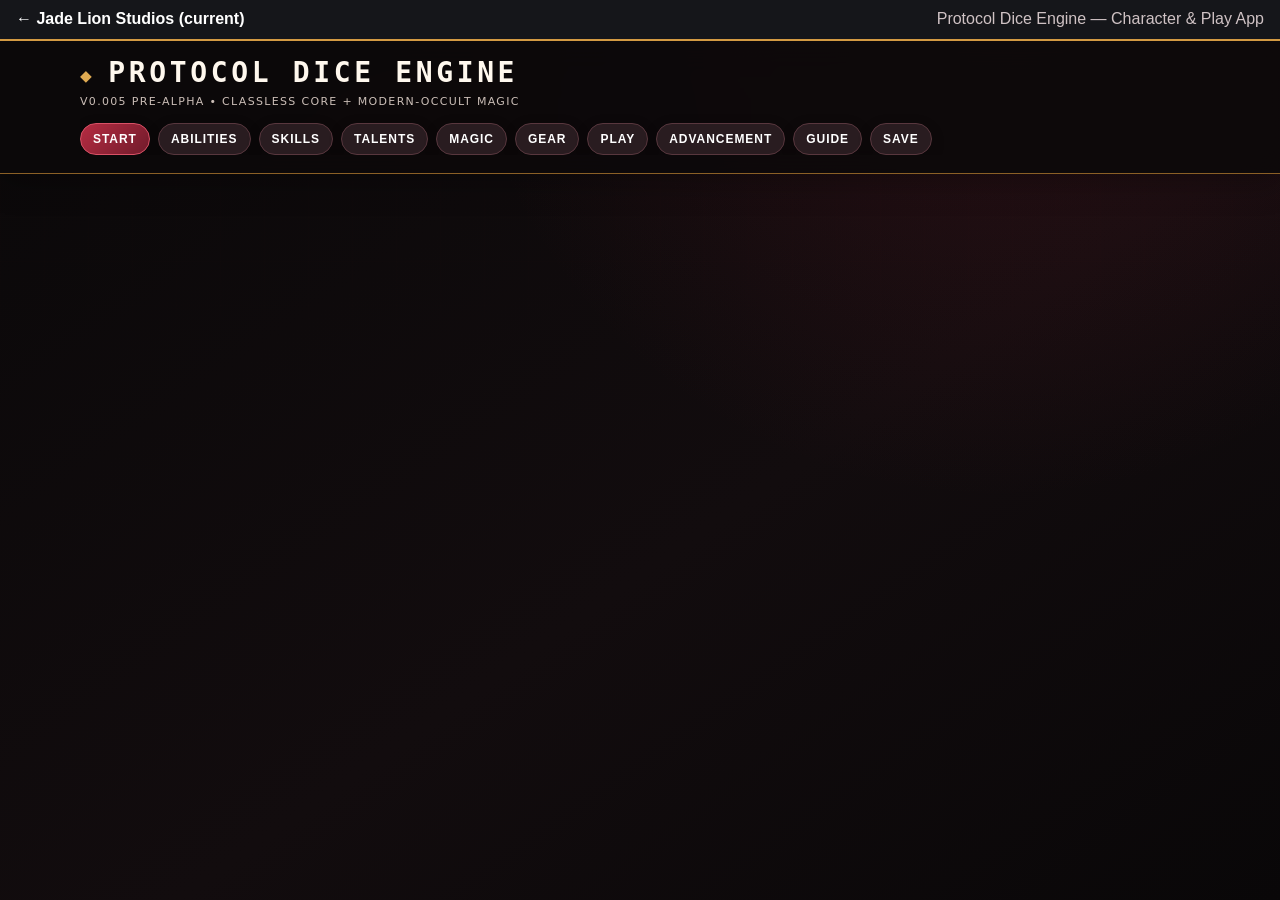
<file: archive/v0.005/app.html>
<!doctype html><html lang="en"><head><meta charset="utf-8"><meta name="viewport" content="width=device-width,initial-scale=1"><title>Protocol Dice Engine Character App</title><style>html,body{margin:0;height:100%;background:#0d0e10;font-family:Arial,sans-serif}body{display:flex;flex-direction:column}.homebar{flex:0 0 auto;display:flex;justify-content:space-between;gap:1rem;padding:.65rem 1rem;background:#15161a;border-bottom:2px solid #d39a43;color:#fff}.homebar a{color:#fff;text-decoration:none;font-weight:900}.homebar span{color:#cfc2c4}.content{flex:1 1 auto;width:100%;border:0;background:#0d0e10}@media(max-width:600px){.homebar{flex-direction:column;gap:.2rem}.homebar span{font-size:.8rem}}</style></head><body><div class="homebar"><a href="../../">← Jade Lion Studios (current)</a><span>Protocol Dice Engine — Character &amp; Play App</span></div><iframe class="content" src="./Protocol_Dice_Engine_v0.005_Interactive_Character_and_Play_App.html" title="Protocol Dice Engine Character and Play App"></iframe></body></html>
</file>
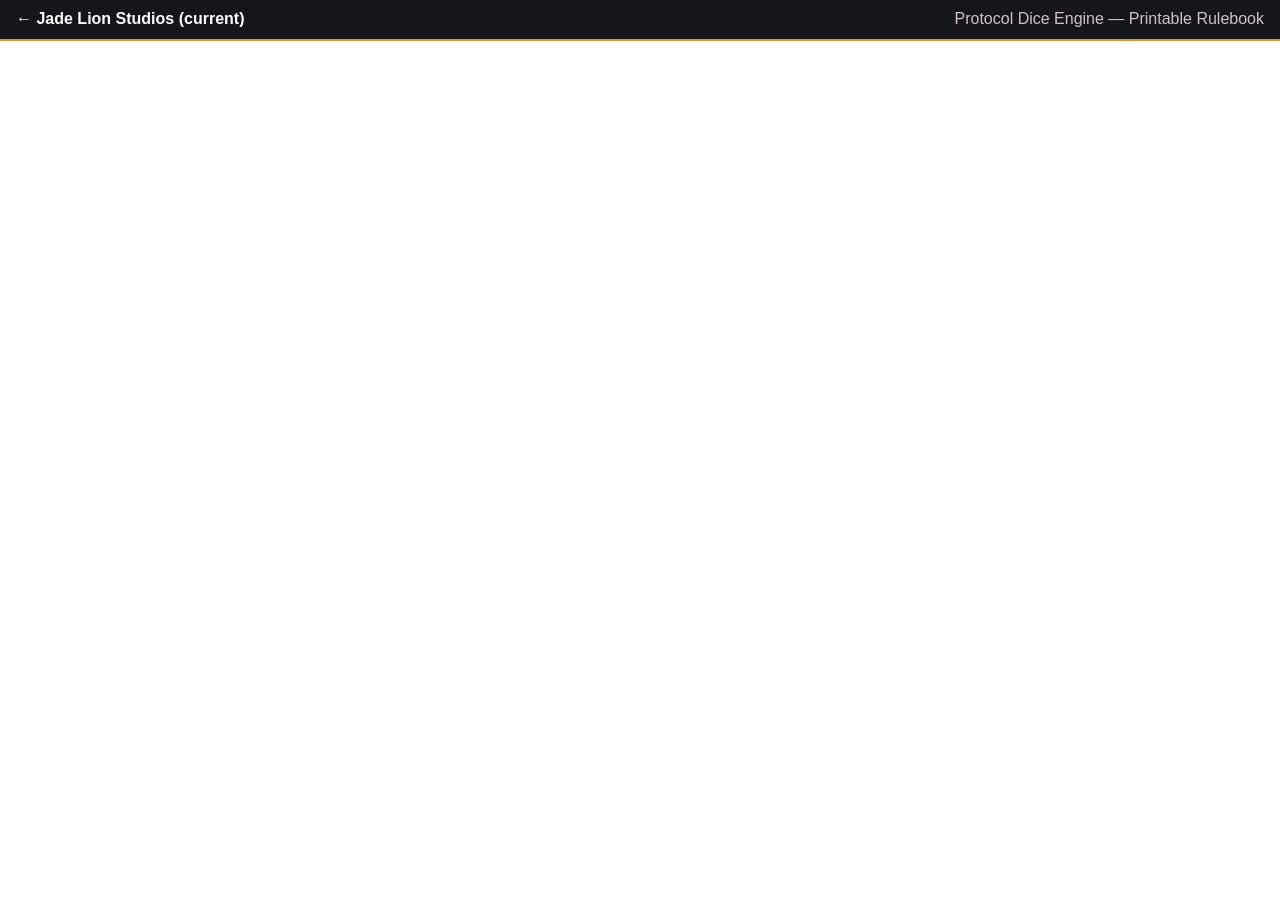
<file: archive/v0.005/rulebook.html>
<!doctype html><html lang="en"><head><meta charset="utf-8"><meta name="viewport" content="width=device-width,initial-scale=1"><title>Protocol Dice Engine Rulebook</title><style>html,body{margin:0;height:100%;background:#0d0e10;font-family:Arial,sans-serif}body{display:flex;flex-direction:column}.homebar{flex:0 0 auto;display:flex;justify-content:space-between;gap:1rem;padding:.65rem 1rem;background:#15161a;border-bottom:2px solid #d39a43;color:#fff}.homebar a{color:#fff;text-decoration:none;font-weight:900}.homebar span{color:#cfc2c4}.content{flex:1 1 auto;width:100%;border:0;background:#fff}@media(max-width:600px){.homebar{flex-direction:column;gap:.2rem}.homebar span{font-size:.8rem}}</style></head><body><div class="homebar"><a href="../../">← Jade Lion Studios (current)</a><span>Protocol Dice Engine — Printable Rulebook</span></div><iframe class="content" src="./Protocol_Dice_Engine_v0.005_Core_Rulebook.pdf" title="Protocol Dice Engine Core Rulebook"></iframe></body></html>
</file>
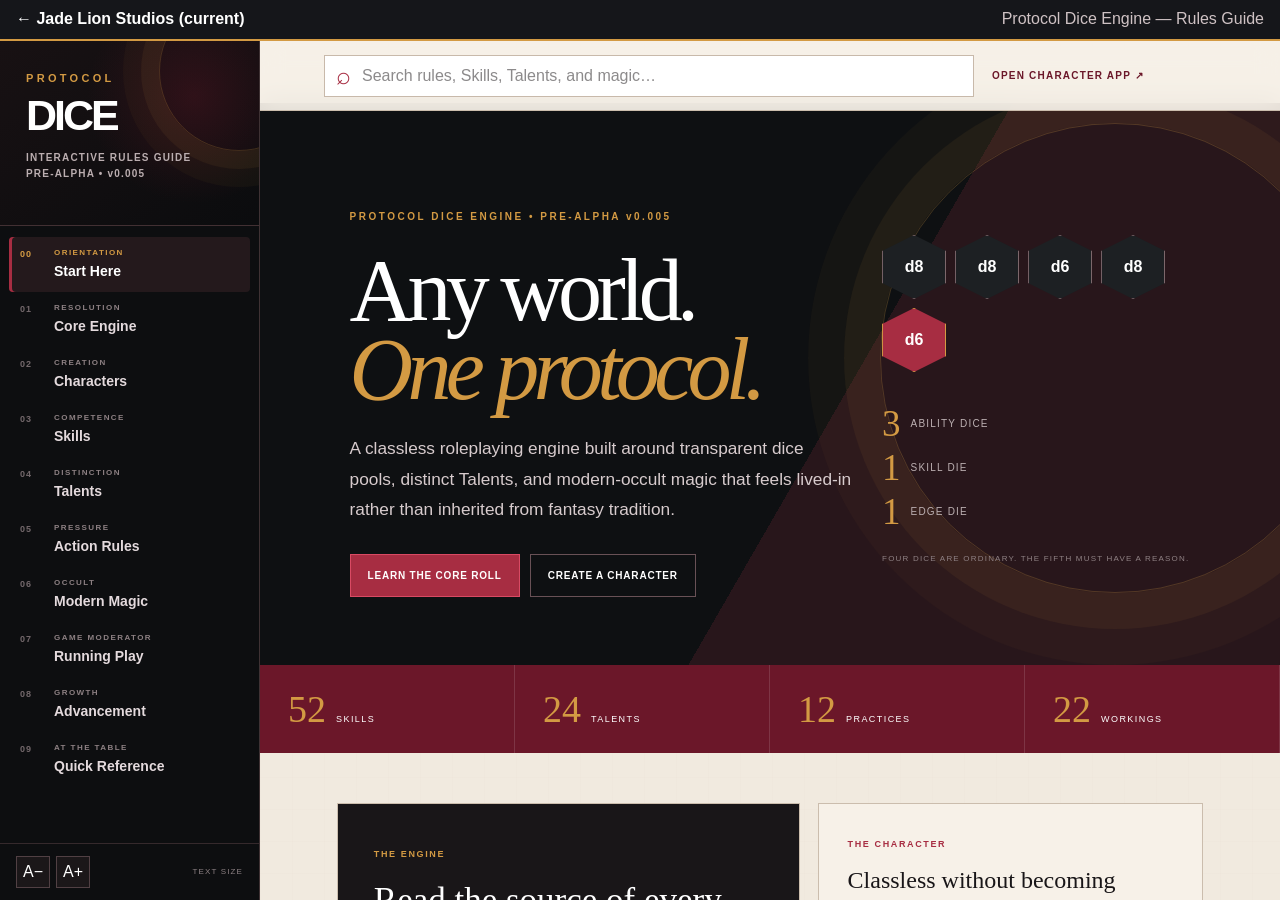
<file: archive/v0.005/rules.html>
<!doctype html><html lang="en"><head><meta charset="utf-8"><meta name="viewport" content="width=device-width,initial-scale=1"><title>Protocol Dice Engine Rules Guide</title><style>html,body{margin:0;height:100%;background:#0d0e10;font-family:Arial,sans-serif}body{display:flex;flex-direction:column}.homebar{flex:0 0 auto;display:flex;justify-content:space-between;gap:1rem;padding:.65rem 1rem;background:#15161a;border-bottom:2px solid #d39a43;color:#fff}.homebar a{color:#fff;text-decoration:none;font-weight:900}.homebar span{color:#cfc2c4}.content{flex:1 1 auto;width:100%;border:0;background:#0d0e10}@media(max-width:600px){.homebar{flex-direction:column;gap:.2rem}.homebar span{font-size:.8rem}}</style></head><body><div class="homebar"><a href="../../">← Jade Lion Studios (current)</a><span>Protocol Dice Engine — Rules Guide</span></div><iframe class="content" src="./Protocol_Dice_Engine_v0.005_Interactive_Rules_Guide.html" title="Protocol Dice Engine Rules Guide"></iframe></body></html>
</file>
<file: app/css/app.css>
@import url("https://fonts.googleapis.com/css2?family=Fraunces:opsz,wght@9..144,600;9..144,700&family=Figtree:wght@400;600;700;800&display=swap");

:root {
  --bg: #0e0c0b;
  --bg-elev: #171412;
  --bg-card: #1e1916;
  --ink: #f3ebe0;
  --muted: #b4a89a;
  --line: #3a322c;
  --gold: #d4a03c;
  --crimson: #b33a3a;
  --ok: #6f9f6a;
  --warn: #c9852f;
  --danger: #c44;
  --tap: 48px;
  --radius: 14px;
  --font: "Figtree", sans-serif;
  --display: "Fraunces", Georgia, serif;
  color-scheme: dark;
}

* { box-sizing: border-box; }
html, body { margin: 0; min-height: 100%; background: var(--bg); color: var(--ink); font-family: var(--font); }
button, input, select { font: inherit; color: inherit; }
button { touch-action: manipulation; }

.app {
  min-height: 100dvh;
  display: flex;
  flex-direction: column;
  background:
    radial-gradient(1200px 500px at 10% -10%, #2a1814 0%, transparent 55%),
    radial-gradient(900px 400px at 100% 0%, #1a2218 0%, transparent 50%),
    var(--bg);
}

.topbar {
  position: sticky;
  top: 0;
  z-index: 20;
  display: flex;
  align-items: center;
  justify-content: space-between;
  gap: .75rem;
  padding: .7rem 1rem;
  background: rgba(14, 12, 11, .92);
  border-bottom: 1px solid var(--line);
  backdrop-filter: blur(8px);
}
.brand { font-family: var(--display); font-weight: 700; letter-spacing: -.02em; }
.brand small { display: block; color: var(--gold); font-family: var(--font); font-size: .68rem; letter-spacing: .14em; text-transform: uppercase; font-weight: 800; }
.icon-btn {
  min-width: var(--tap);
  min-height: var(--tap);
  border: 1px solid var(--line);
  border-radius: 12px;
  background: var(--bg-card);
  font-weight: 800;
}
.icon-btn:active { transform: scale(.98); }

.tabs {
  display: flex;
  gap: .25rem;
  padding: .4rem .6rem;
  border-bottom: 1px solid var(--line);
  background: #120f0e;
  overflow-x: auto;
  position: sticky;
  top: 61px;
  z-index: 15;
}
.tabs button {
  flex: 1 0 auto;
  min-height: 44px;
  border: 0;
  background: transparent;
  color: var(--muted);
  font-weight: 800;
  border-bottom: 3px solid transparent;
  padding: .55rem .7rem;
}
.tabs button.active { color: var(--gold); border-bottom-color: var(--gold); }

.main { flex: 1; padding: 1rem; padding-bottom: 5.5rem; max-width: 720px; width: 100%; margin: 0 auto; }

h1, h2, h3 { font-family: var(--display); font-weight: 700; letter-spacing: -.02em; margin: 0 0 .5rem; }
h1 { font-size: clamp(1.8rem, 6vw, 2.4rem); line-height: 1.05; }
h2 { font-size: 1.35rem; }
h3 { font-size: 1.1rem; color: var(--gold); }
p { color: var(--muted); line-height: 1.55; margin: 0 0 .85rem; }
.lead { color: var(--ink); font-size: 1.05rem; }

.stack { display: flex; flex-direction: column; gap: .85rem; }
.row { display: flex; gap: .6rem; flex-wrap: wrap; align-items: center; }
.grid-2 { display: grid; grid-template-columns: 1fr 1fr; gap: .7rem; }
@media (max-width: 520px) { .grid-2 { grid-template-columns: 1fr; } }

.card {
  background: var(--bg-card);
  border: 1px solid var(--line);
  border-radius: var(--radius);
  padding: 1rem;
}
.card.pick { cursor: pointer; transition: border-color .15s, background .15s; }
.card.pick:active, .card.pick.selected { border-color: var(--gold); background: #292018; }
.card .meta { font-size: .78rem; color: var(--gold); font-weight: 800; letter-spacing: .08em; text-transform: uppercase; }

.btn {
  min-height: var(--tap);
  border: 0;
  border-radius: 12px;
  padding: .8rem 1rem;
  font-weight: 800;
  background: var(--crimson);
  color: #fff;
}
.btn.secondary { background: #2a241f; border: 1px solid var(--line); color: var(--ink); }
.btn.ghost { background: transparent; border: 1px solid var(--line); }
.btn:disabled { opacity: .45; }
.btn.block { width: 100%; }
.btn.ok { background: var(--ok); color: #0e140e; }

.chip {
  min-height: 40px;
  padding: .45rem .75rem;
  border-radius: 999px;
  border: 1px solid var(--line);
  background: #241e1a;
  font-weight: 700;
  color: var(--ink);
}
.chip.active { background: var(--gold); color: #1a1205; border-color: var(--gold); }
.chip.warn.active { background: var(--warn); color: #1a1005; }

.statbar {
  display: grid;
  grid-template-columns: 1.2fr 1fr 1fr;
  gap: .55rem;
}
.stat {
  background: var(--bg-elev);
  border: 1px solid var(--line);
  border-radius: 12px;
  padding: .65rem .7rem;
  text-align: center;
}
.stat .label { font-size: .68rem; letter-spacing: .1em; text-transform: uppercase; color: var(--muted); font-weight: 800; }
.stat .value { font-family: var(--display); font-size: 1.45rem; margin-top: .15rem; }
.stepper { display: flex; gap: .4rem; justify-content: center; margin-top: .4rem; }
.stepper button {
  width: 42px; height: 42px; border-radius: 10px; border: 1px solid var(--line);
  background: #2a241f; font-weight: 900; font-size: 1.2rem;
}

.ap-pips { display: flex; gap: .4rem; justify-content: center; margin-top: .45rem; }
.ap-pips button {
  width: 36px; height: 36px; border-radius: 50%;
  border: 2px solid var(--gold); background: transparent;
}
.ap-pips button.on { background: var(--gold); }

.die {
  display: inline-flex; align-items: center; justify-content: center;
  min-width: 2.4rem; height: 2.4rem; padding: 0 .45rem;
  border-radius: 8px; background: #2b2118; border: 1px solid #5a4630;
  color: var(--gold); font-weight: 800;
}
.die.blank { opacity: .45; color: var(--muted); }
.die.ability { border-color: #4a5a45; color: #b7d0b1; background: #1b221a; }

.pool {
  display: flex; flex-wrap: wrap; gap: .45rem; margin: .5rem 0;
}
.result-box {
  border-left: 4px solid var(--gold);
  background: #221b14;
  padding: .9rem 1rem;
  border-radius: 0 12px 12px 0;
}
.result-box .total { font-family: var(--display); font-size: 2.2rem; color: var(--ink); }
.help {
  width: 34px; height: 34px; border-radius: 50%;
  border: 1px solid var(--line); background: #2a241f;
  font-weight: 900; color: var(--gold);
}

.field label { display: block; font-size: .78rem; font-weight: 800; color: var(--muted); letter-spacing: .06em; text-transform: uppercase; margin-bottom: .35rem; }
.field input, .field select {
  width: 100%; min-height: var(--tap); border-radius: 12px;
  border: 1px solid var(--line); background: #120f0e; padding: .7rem .85rem;
}

.list-row {
  display: flex; align-items: center; justify-content: space-between; gap: .75rem;
  padding: .75rem 0; border-bottom: 1px solid #2a241f;
}
.list-row:last-child { border-bottom: 0; }
.muted { color: var(--muted); }
.small { font-size: .86rem; }
.toast {
  position: fixed; left: 50%; bottom: 5.5rem; transform: translateX(-50%);
  background: #2a2118; border: 1px solid var(--gold); color: var(--ink);
  padding: .7rem 1rem; border-radius: 12px; z-index: 40; max-width: 90vw;
  box-shadow: none;
}

.modal-backdrop {
  position: fixed; inset: 0; background: rgba(0,0,0,.65); z-index: 50;
  display: flex; align-items: flex-end; justify-content: center;
}
.modal {
  width: min(640px, 100%);
  max-height: 85dvh; overflow: auto;
  background: var(--bg-elev);
  border-radius: 18px 18px 0 0;
  border: 1px solid var(--line);
  padding: 1.1rem 1rem 1.5rem;
}
.modal h2 { margin-bottom: .35rem; }

.ability-grid {
  display: grid; grid-template-columns: repeat(3, 1fr); gap: .55rem;
}
.ability-card {
  border: 1px solid var(--line); border-radius: 12px; padding: .65rem;
  background: #181411; text-align: center;
}
.ability-card strong { display: block; font-size: .8rem; letter-spacing: .08em; }
.ability-card .die { margin: .4rem auto; }

.hidden { display: none !important; }
.tag { display: inline-block; padding: .15rem .45rem; border-radius: 999px; background: #2a241f; color: var(--muted); font-size: .72rem; font-weight: 700; margin-right: .3rem; }

.footer-dock {
  position: sticky; bottom: 0; z-index: 18;
  display: flex; gap: .5rem; padding: .65rem .75rem calc(.65rem + env(safe-area-inset-bottom));
  background: rgba(14,12,11,.95); border-top: 1px solid var(--line);
}
.footer-dock .btn { flex: 1; }

.progress {
  height: 8px; background: #2a241f; border-radius: 999px; overflow: hidden; margin: .4rem 0 .8rem;
}
.progress > span { display: block; height: 100%; background: var(--gold); }
</file>
